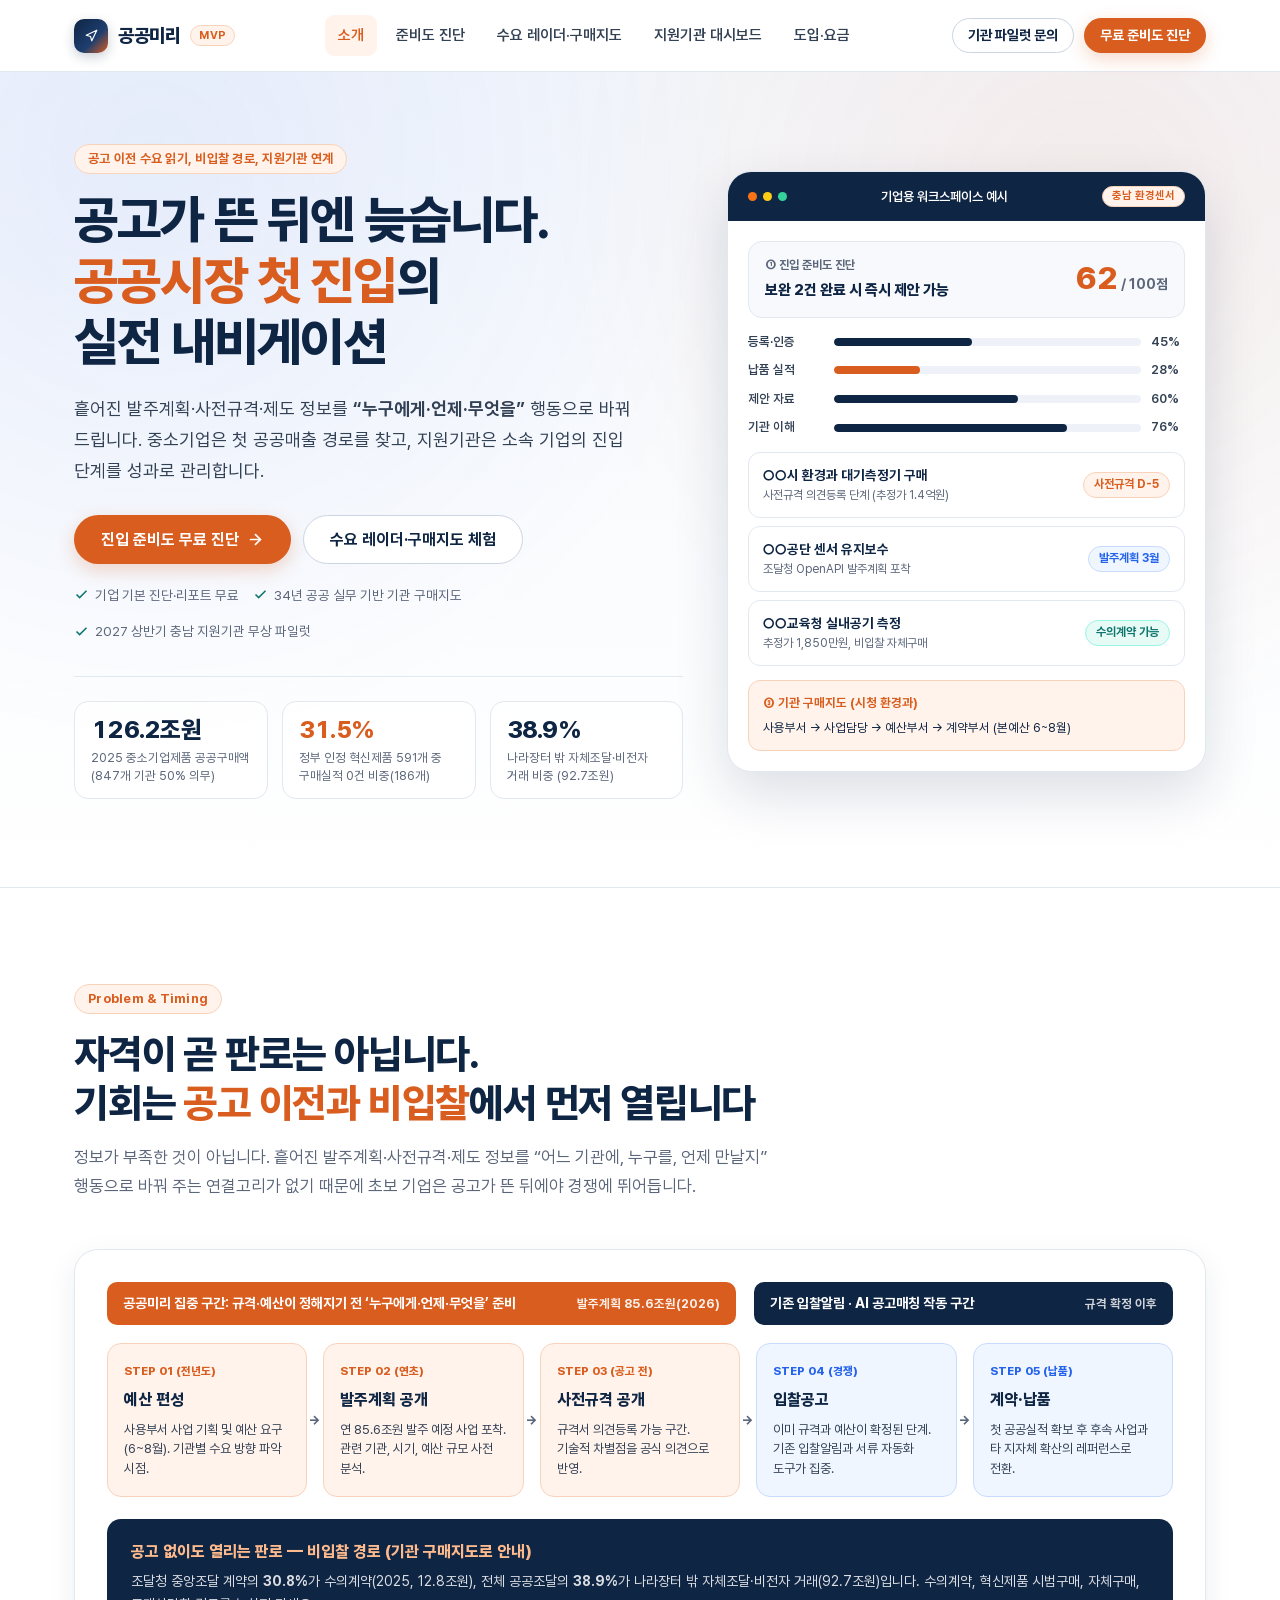
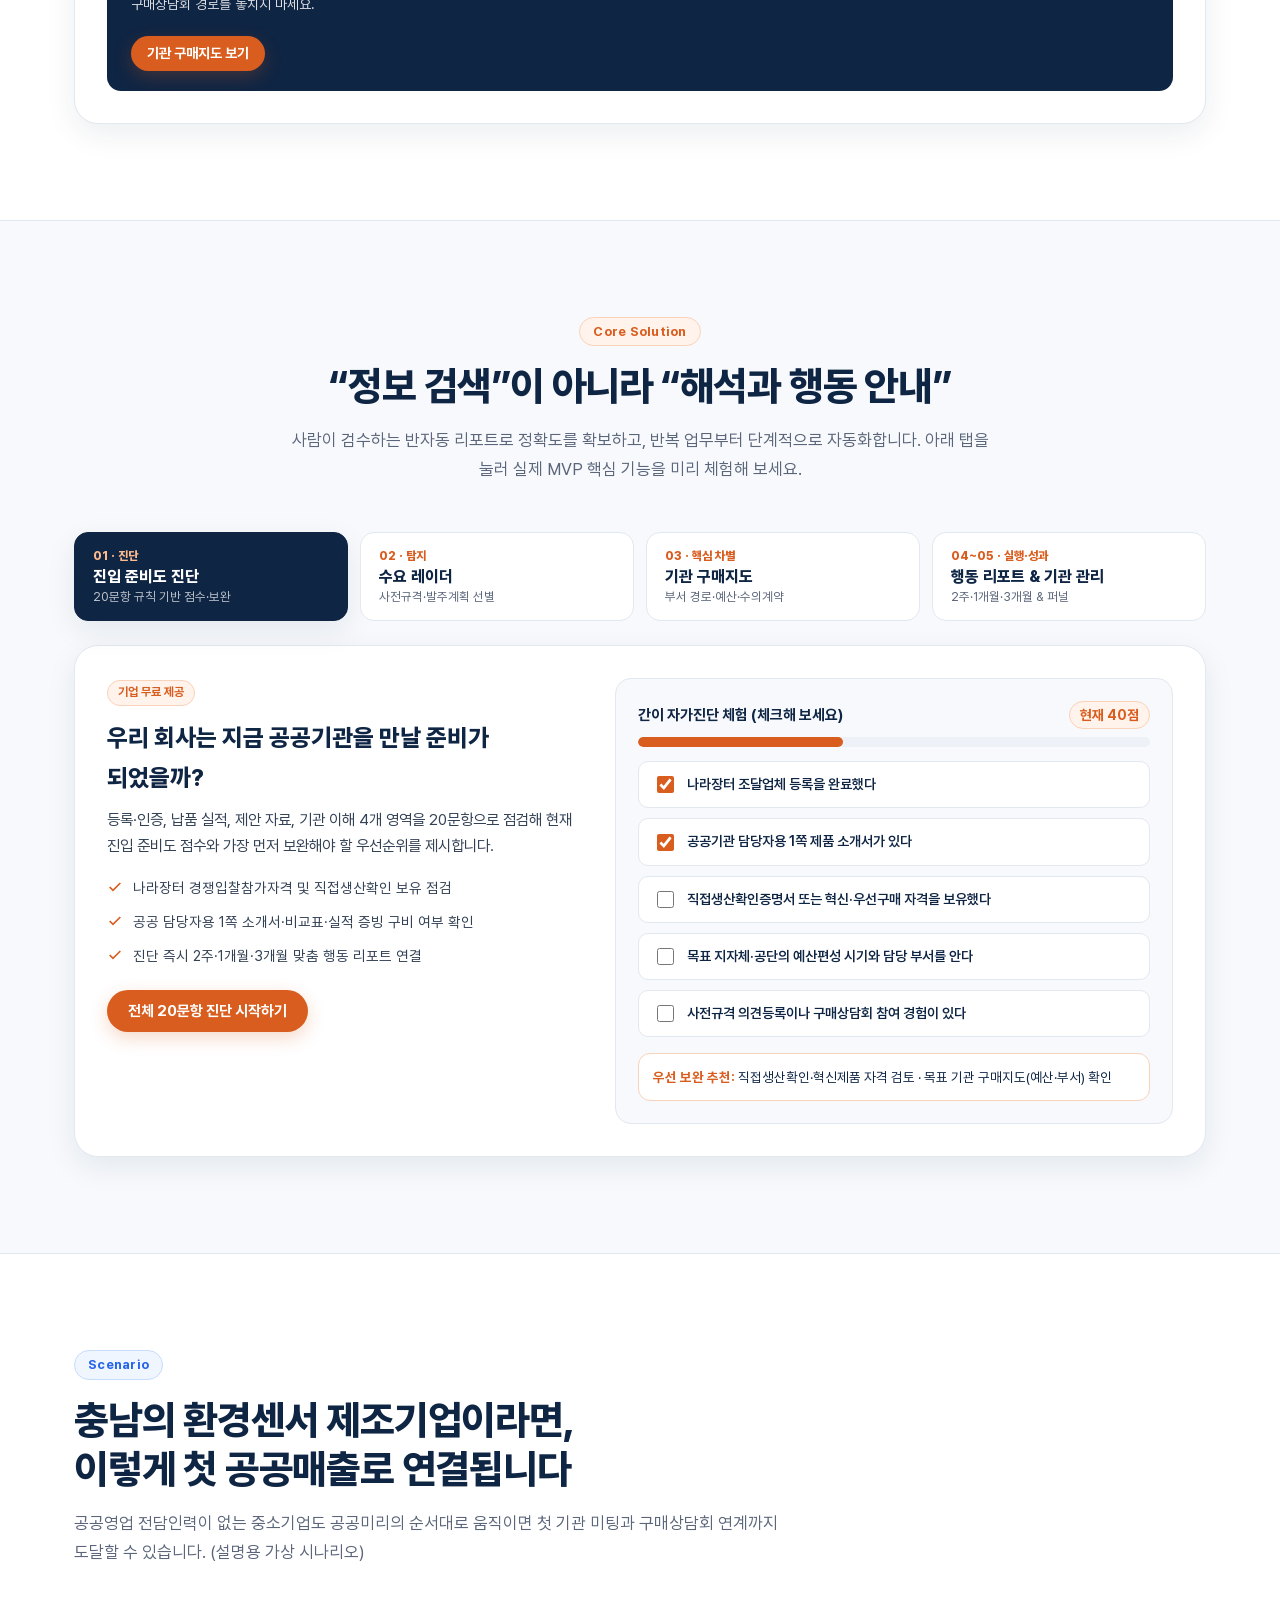
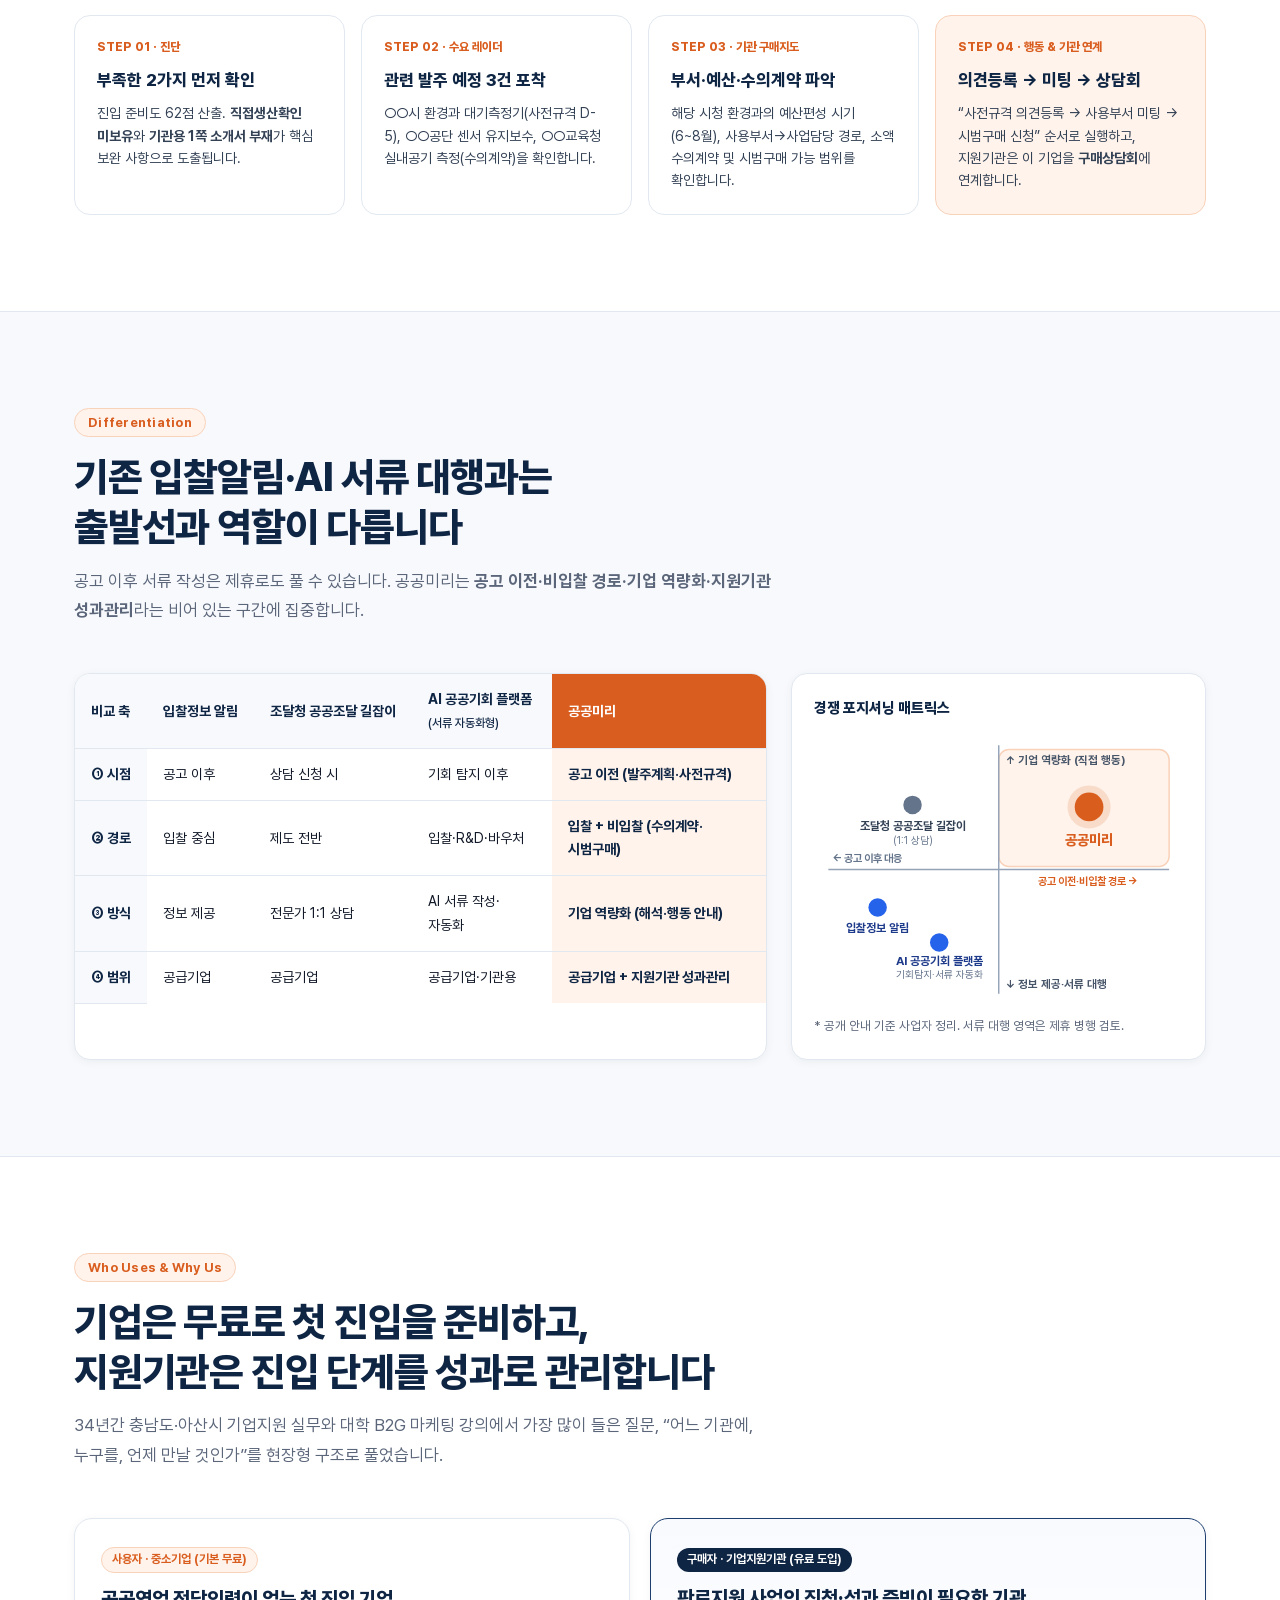
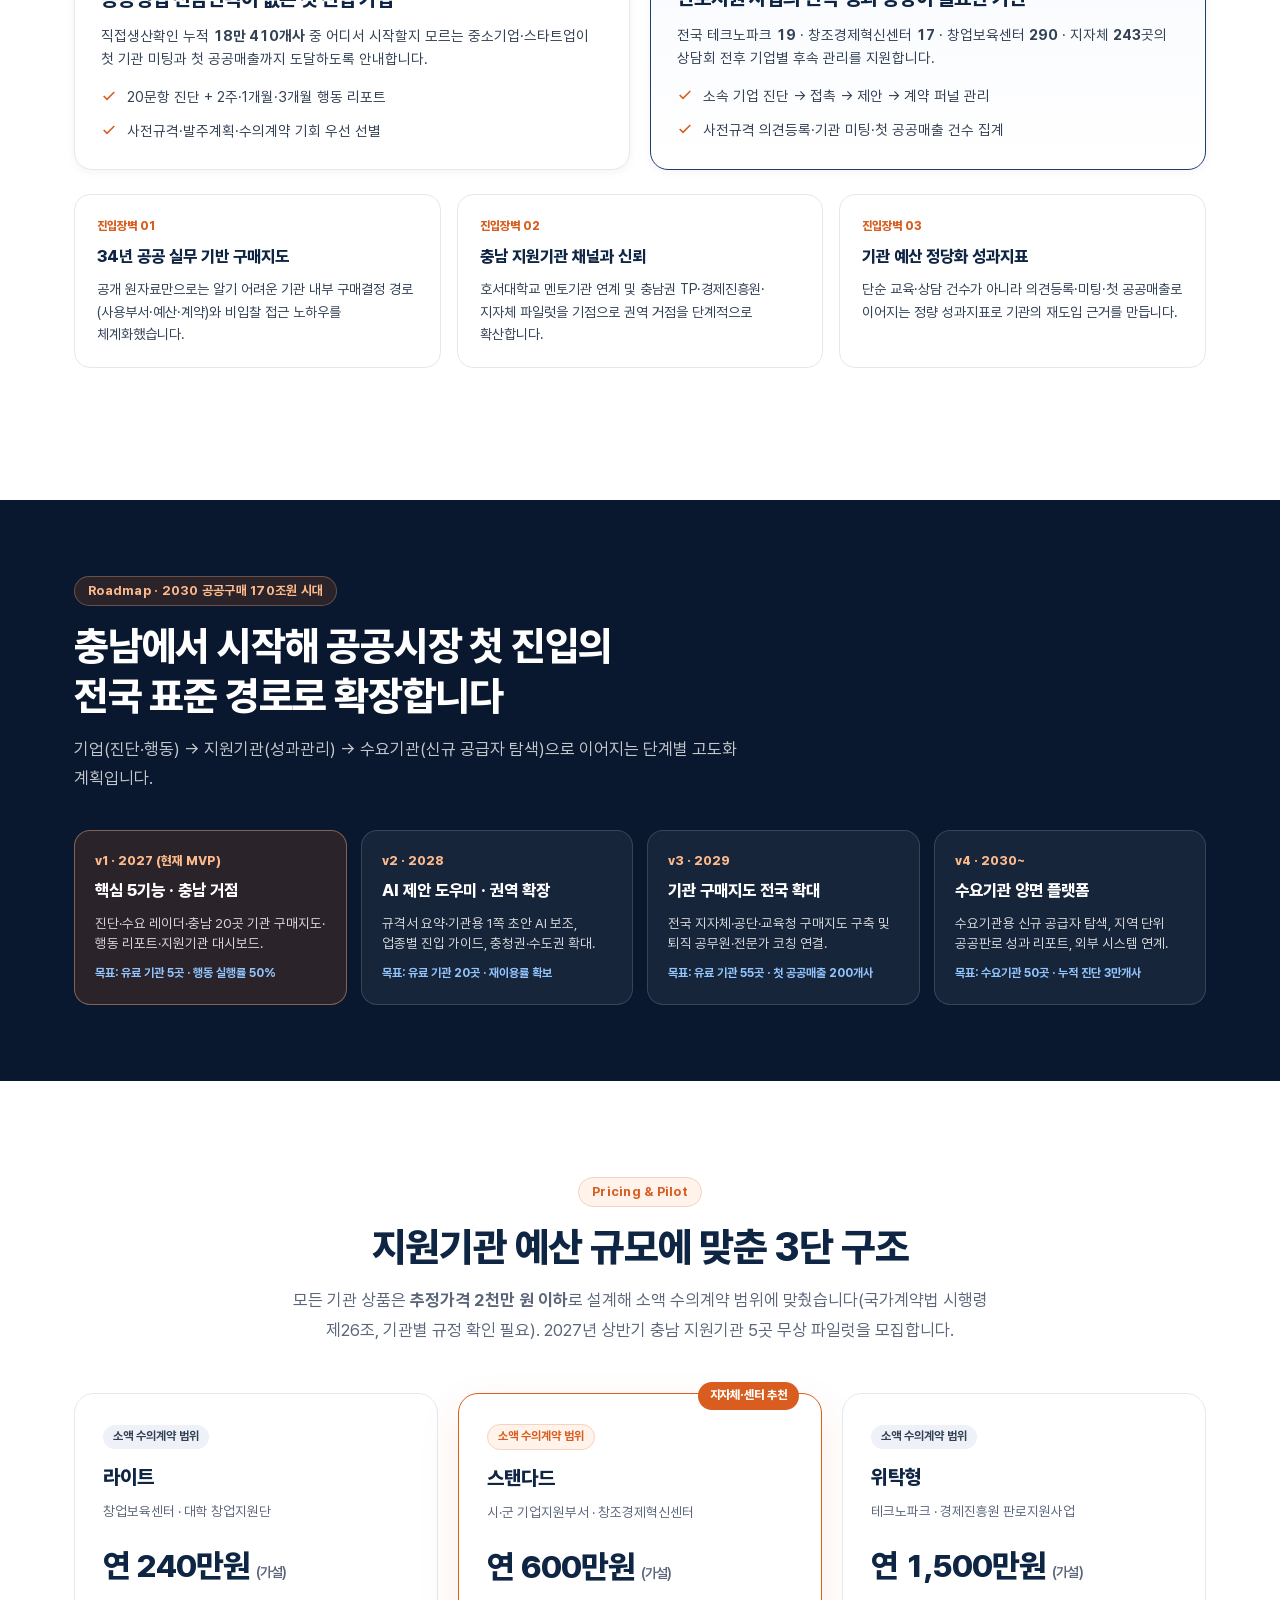
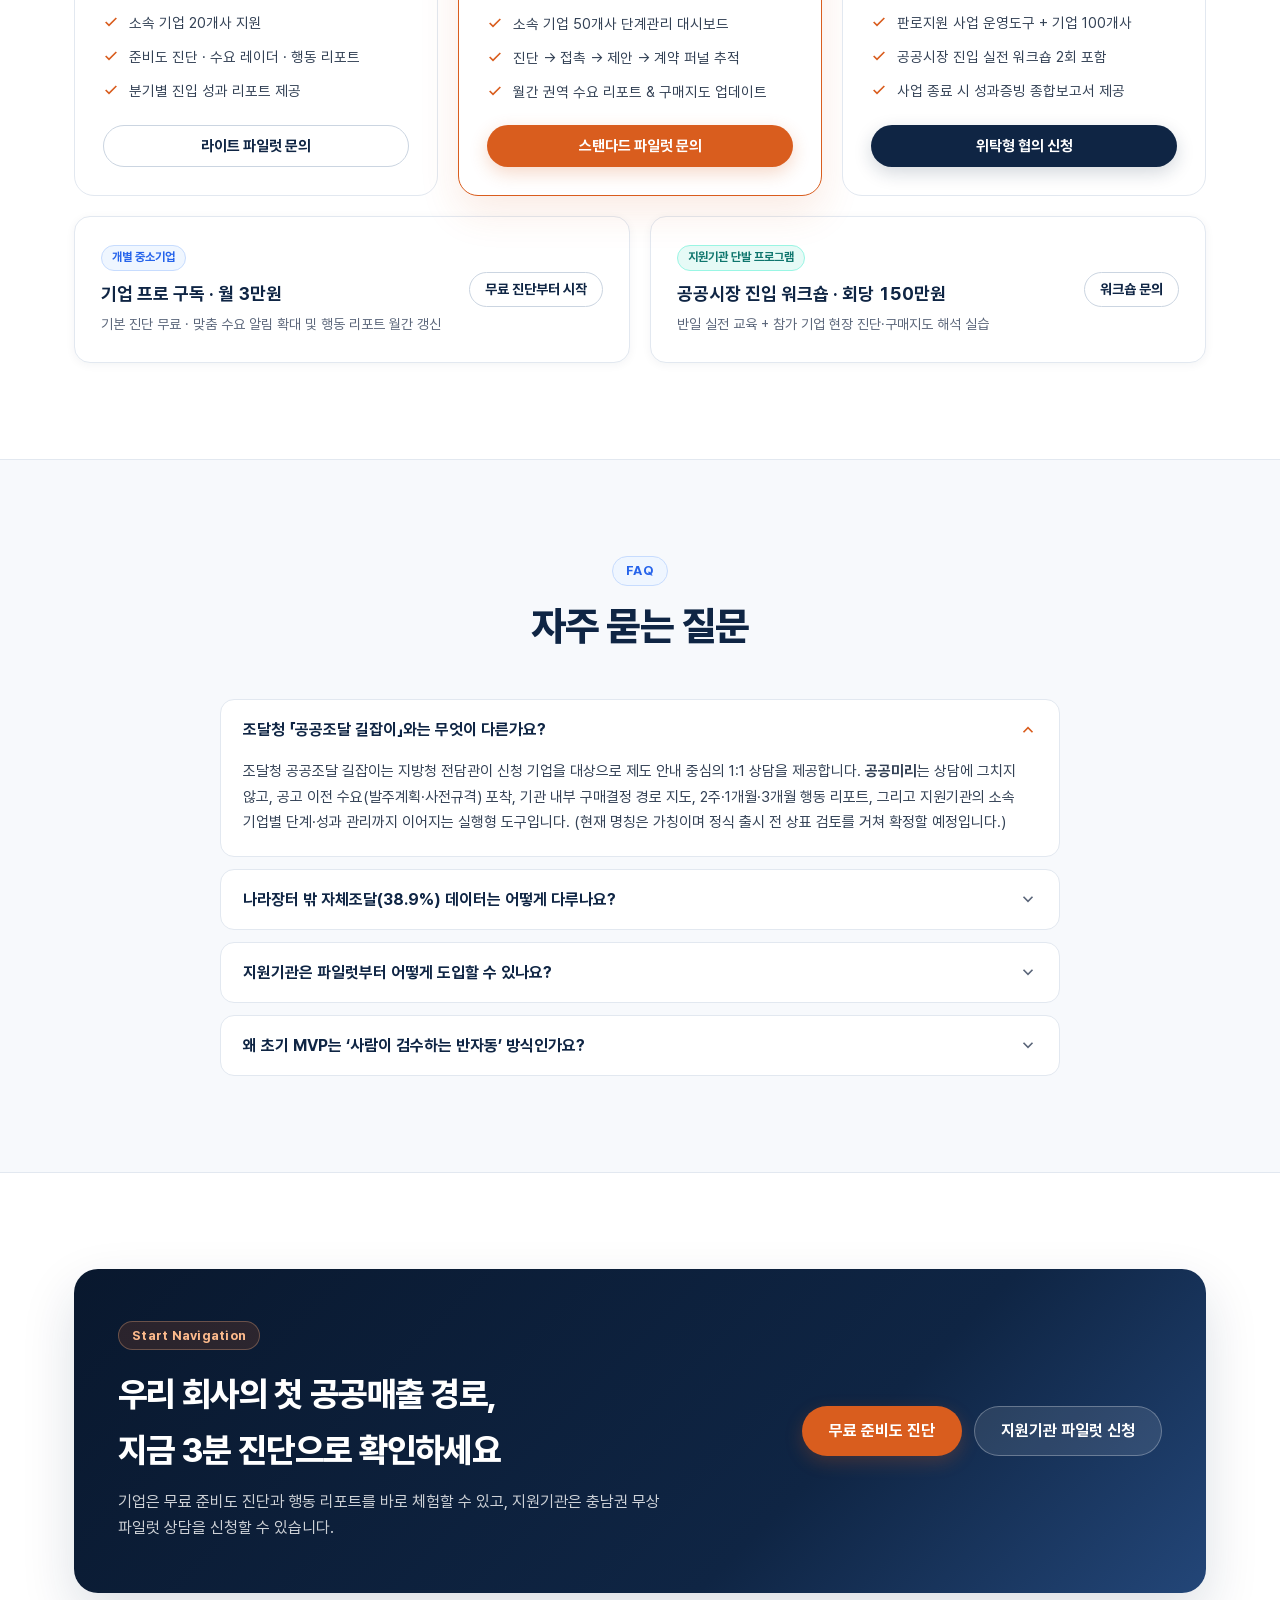
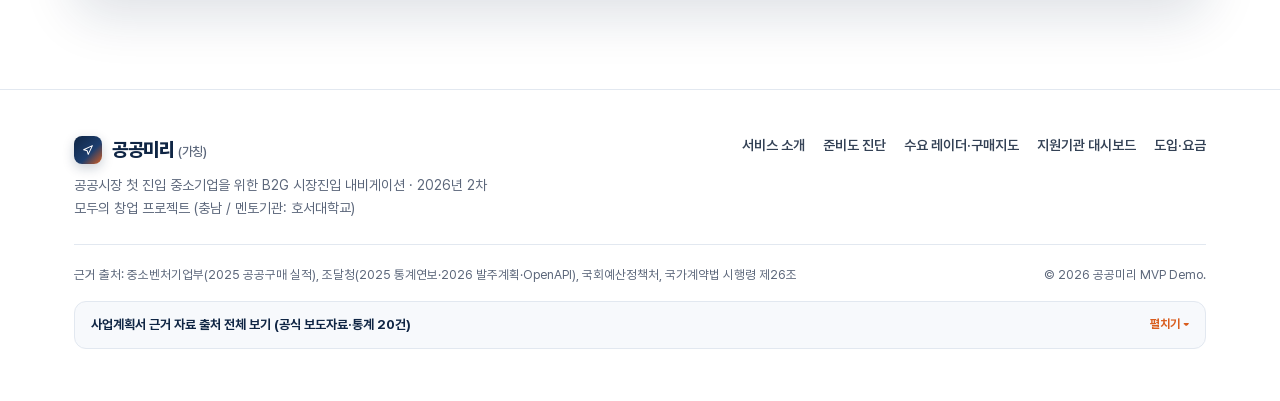
<file: index.html>
<!DOCTYPE html>
<html lang="ko">
<head>
  <meta charset="UTF-8" />
  <meta name="viewport" content="width=device-width, initial-scale=1.0" />
  <title>공공미리 — 공공시장 첫 진입 중소기업을 위한 B2G 내비게이션</title>
  <meta name="description" content="공고 이전 수요 읽기(발주계획·사전규격), 비입찰 경로(수의계약·시범구매) 기관 구매지도, 기업지원기관 단계·성과 관리까지 연결하는 B2G 시장진입 내비게이션, 공공미리(가칭)" />
  <meta name="keywords" content="공공미리, B2G, 공공조달, 공공시장 진입, 발주계획, 사전규격, 기관 구매지도, 수의계약, 혁신제품 시범구매, 중소기업 판로지원, 테크노파크, 창업보육센터" />
  <meta name="robots" content="index, follow" />
  <meta name="author" content="공공미리" />
  <meta name="theme-color" content="#0F2544" />
  <link rel="canonical" href="https://jaymunsh.github.io/modoo-demo/" />
  <link rel="icon" type="image/svg+xml" href="./assets/favicon.svg" />
  <meta property="og:type" content="website" />
  <meta property="og:locale" content="ko_KR" />
  <meta property="og:site_name" content="공공미리" />
  <meta property="og:url" content="https://jaymunsh.github.io/modoo-demo/" />
  <meta property="og:title" content="공공미리 — 공공시장 첫 진입 중소기업을 위한 B2G 내비게이션" />
  <meta property="og:description" content="공고가 뜬 뒤엔 늦습니다. 공고 이전 수요 읽기, 비입찰 기관 구매지도, 지원기관 성과관리까지." />
  <meta property="og:image" content="https://jaymunsh.github.io/modoo-demo/assets/og-image.png" />
  <meta property="og:image:width" content="1200" />
  <meta property="og:image:height" content="630" />
  <meta property="og:image:alt" content="공공미리 — 공공시장 첫 진입 B2G 내비게이션" />
  <meta name="twitter:card" content="summary_large_image" />
  <meta name="twitter:title" content="공공미리 — B2G 시장진입 내비게이션" />
  <meta name="twitter:description" content="공고 이전 수요 읽기, 비입찰 기관 구매지도, 기업지원기관 연계형 B2G 플랫폼" />
  <meta name="twitter:image" content="https://jaymunsh.github.io/modoo-demo/assets/og-image.png" />
  <link rel="stylesheet" href="./css/style.css" />
  <script type="application/ld+json">
  {
    "@context": "https://schema.org",
    "@type": "SoftwareApplication",
    "name": "공공미리",
    "url": "https://jaymunsh.github.io/modoo-demo/",
    "applicationCategory": "BusinessApplication",
    "operatingSystem": "Web",
    "inLanguage": "ko-KR",
    "description": "공공시장 첫 진입 중소기업을 위한 공고 이전 수요 읽기, 비입찰 기관 구매지도, 기업지원기관 연계형 B2G 시장진입 내비게이션",
    "offers": {
      "@type": "Offer",
      "price": "0",
      "priceCurrency": "KRW",
      "description": "중소기업 진입 준비도 기본 진단 무료, 지원기관 3단 플랜(연 240만~1,500만원)"
    }
  }
  </script>
  <script type="application/ld+json">
  {
    "@context": "https://schema.org",
    "@type": "FAQPage",
    "mainEntity": [
      {
        "@type": "Question",
        "name": "조달청 「공공조달 길잡이」와는 무엇이 다른가요?",
        "acceptedAnswer": {
          "@type": "Answer",
          "text": "조달청 공공조달 길잡이는 1:1 제도 상담 중심인 반면, 공공미리는 공고 이전 수요(발주계획·사전규격) 포착, 기관 구매지도, 2주·1개월·3개월 행동 리포트, 지원기관의 소속 기업 단계·성과 관리까지 이어지는 실행형 도구입니다."
        }
      },
      {
        "@type": "Question",
        "name": "나라장터 밖 자체조달(38.9%) 데이터는 어떻게 다루나요?",
        "acceptedAnswer": {
          "@type": "Answer",
          "text": "나라장터 OpenAPI로 수집되는 발주계획·사전규격은 출처와 기준일을 표시하고, 나라장터 밖 자체조달·수의계약·시범구매 영역은 기관 구매지도(사용부서·사업담당·예산편성 시기·수의계약 한도)로 접근 경로를 안내합니다."
        }
      },
      {
        "@type": "Question",
        "name": "지원기관은 파일럿부터 어떻게 도입할 수 있나요?",
        "acceptedAnswer": {
          "@type": "Answer",
          "text": "2027년 상반기 충남권 지원기관 5곳을 대상으로 무상 파일럿을 운영하며, 사전규격 의견등록·기관 미팅·첫 공공매출 건수 등 정량 성과 지표를 검증한 뒤 유료 전환 또는 차년도 예산 반영으로 이어갈 수 있습니다."
        }
      }
    ]
  }
  </script>
</head>
<body>
  <!-- Sticky Header -->
  <header class="site-header">
    <div class="wrap header-inner">
      <a href="./index.html" class="brand" aria-label="공공미리 홈">
        <span class="brand-mark" aria-hidden="true">
          <svg width="17" height="17" viewBox="0 0 24 24" fill="none" stroke="currentColor" stroke-width="1.65" stroke-linecap="round" stroke-linejoin="round">
            <path d="M4.5 11.6L19.5 4.5L12.4 19.5L10.6 13.4L4.5 11.6Z"></path>
          </svg>
        </span>
        <span>공공미리</span>
        <span class="brand-sub">MVP</span>
      </a>

      <nav class="nav-links" aria-label="주요 메뉴">
        <a href="./index.html" class="nav-link active">소개</a>
        <a href="./diagnosis.html" class="nav-link">준비도 진단</a>
        <a href="./radar.html" class="nav-link">수요 레이더·구매지도</a>
        <a href="./dashboard.html" class="nav-link">지원기관 대시보드</a>
        <a href="#pricing" class="nav-link">도입·요금</a>
      </nav>

      <div class="nav-actions">
        <button type="button" class="btn btn-outline btn-sm" data-open-modal="pilot" data-preset="기관 파일럿">기관 파일럿 문의</button>
        <a href="./diagnosis.html" class="btn btn-primary btn-sm">무료 준비도 진단</a>
      </div>

      <button type="button" id="menuToggle" class="menu-toggle" aria-label="메뉴 열기" aria-expanded="false">
        <svg width="20" height="20" viewBox="0 0 24 24" fill="none" stroke="currentColor" stroke-width="2.2" stroke-linecap="round">
          <line x1="3" y1="6" x2="21" y2="6"></line>
          <line x1="3" y1="12" x2="21" y2="12"></line>
          <line x1="3" y1="18" x2="21" y2="18"></line>
        </svg>
      </button>
    </div>
  </header>

  <!-- Mobile Drawer -->
  <div id="mobileDrawer" class="mobile-drawer">
    <a href="./index.html" class="nav-link active">소개</a>
    <a href="./diagnosis.html" class="nav-link">준비도 진단</a>
    <a href="./radar.html" class="nav-link">수요 레이더·구매지도</a>
    <a href="./dashboard.html" class="nav-link">지원기관 대시보드</a>
    <a href="#pricing" class="nav-link">도입·요금</a>
    <div class="mobile-drawer-cta">
      <button type="button" class="btn btn-outline btn-sm" data-open-modal="pilot" data-preset="기관 파일럿">파일럿 문의</button>
      <a href="./diagnosis.html" class="btn btn-primary btn-sm">무료 진단</a>
    </div>
  </div>

  <!-- Hero Section -->
  <section class="hero">
    <div class="wrap hero-grid">
      <div>
        <div class="eyebrow">
          <span>공고 이전 수요 읽기, 비입찰 경로, 지원기관 연계</span>
        </div>
        <h1>공고가 뜬 뒤엔 늦습니다.<br /><span class="hl">공공시장 첫 진입</span>의<br />실전 내비게이션</h1>
        <p class="hero-lead">
          흩어진 발주계획·사전규격·제도 정보를 <strong>“누구에게·언제·무엇을”</strong> 행동으로 바꿔 드립니다.
          중소기업은 첫 공공매출 경로를 찾고, 지원기관은 소속 기업의 진입 단계를 성과로 관리합니다.
        </p>

        <div class="hero-cta">
          <a href="./diagnosis.html" class="btn btn-primary btn-lg">
            <span>진입 준비도 무료 진단</span>
            <svg width="17" height="17" viewBox="0 0 24 24" fill="none" stroke="currentColor" stroke-width="2.4" stroke-linecap="round" stroke-linejoin="round"><line x1="5" y1="12" x2="19" y2="12"></line><polyline points="12 5 19 12 12 19"></polyline></svg>
          </a>
          <a href="./radar.html" class="btn btn-outline btn-lg">수요 레이더·구매지도 체험</a>
        </div>

        <div class="hero-note">
          <span>
            <svg width="15" height="15" viewBox="0 0 24 24" fill="none" stroke="#0F766E" stroke-width="2.5"><polyline points="20 6 9 17 4 12"></polyline></svg>
            기업 기본 진단·리포트 무료
          </span>
          <span>
            <svg width="15" height="15" viewBox="0 0 24 24" fill="none" stroke="#0F766E" stroke-width="2.5"><polyline points="20 6 9 17 4 12"></polyline></svg>
            34년 공공 실무 기반 기관 구매지도
          </span>
          <span>
            <svg width="15" height="15" viewBox="0 0 24 24" fill="none" stroke="#0F766E" stroke-width="2.5"><polyline points="20 6 9 17 4 12"></polyline></svg>
            2027 상반기 충남 지원기관 무상 파일럿
          </span>
        </div>

        <div class="hero-stats">
          <div class="hero-stat">
            <div class="hero-stat-val num">126.2조원</div>
            <div class="hero-stat-label">2025 중소기업제품 공공구매액<br />(847개 기관 50% 의무)</div>
          </div>
          <div class="hero-stat">
            <div class="hero-stat-val accent num">31.5%</div>
            <div class="hero-stat-label">정부 인정 혁신제품 591개 중<br />구매실적 0건 비중(186개)</div>
          </div>
          <div class="hero-stat">
            <div class="hero-stat-val num">38.9%</div>
            <div class="hero-stat-label">나라장터 밖 자체조달·비전자<br />거래 비중 (92.7조원)</div>
          </div>
        </div>
      </div>

      <!-- Live Product UI Preview -->
      <div class="hero-preview" aria-label="공공미리 서비스 미리보기">
        <div class="preview-topbar">
          <div class="preview-dots"><i></i><i></i><i></i></div>
          <span>기업용 워크스페이스 예시</span>
          <span class="badge badge-accent" style="padding:3px 9px;font-size:11px;">충남 환경센서</span>
        </div>
        <div class="preview-body">
          <div class="preview-score-row">
            <div>
              <div style="font-size:12px;font-weight:700;color:var(--muted);">① 진입 준비도 진단</div>
              <div style="font-size:15px;font-weight:800;color:var(--navy);margin-top:2px;">보완 2건 완료 시 즉시 제안 가능</div>
            </div>
            <div style="text-align:right;">
              <span class="preview-score-num num">62</span><span style="font-size:14px;font-weight:700;color:var(--muted);"> / 100점</span>
            </div>
          </div>

          <div class="preview-bars">
            <div class="mini-bar-row">
              <span>등록·인증</span>
              <div class="mini-track"><div class="mini-fill" style="width:45%;"></div></div>
              <span class="num">45%</span>
            </div>
            <div class="mini-bar-row">
              <span>납품 실적</span>
              <div class="mini-track"><div class="mini-fill accent" style="width:28%;"></div></div>
              <span class="num">28%</span>
            </div>
            <div class="mini-bar-row">
              <span>제안 자료</span>
              <div class="mini-track"><div class="mini-fill" style="width:60%;"></div></div>
              <span class="num">60%</span>
            </div>
            <div class="mini-bar-row">
              <span>기관 이해</span>
              <div class="mini-track"><div class="mini-fill" style="width:76%;"></div></div>
              <span class="num">76%</span>
            </div>
          </div>

          <div class="preview-radar-list">
            <a href="./radar.html" class="preview-radar-item">
              <div>
                <div class="preview-radar-title">○○시 환경과 대기측정기 구매</div>
                <div class="preview-radar-sub">사전규격 의견등록 단계 (추정가 1.4억원)</div>
              </div>
              <span class="badge badge-accent num">사전규격 D-5</span>
            </a>
            <a href="./radar.html" class="preview-radar-item">
              <div>
                <div class="preview-radar-title">○○공단 센서 유지보수</div>
                <div class="preview-radar-sub">조달청 OpenAPI 발주계획 포착</div>
              </div>
              <span class="badge badge-blue">발주계획 3월</span>
            </a>
            <a href="./radar.html" class="preview-radar-item">
              <div>
                <div class="preview-radar-title">○○교육청 실내공기 측정</div>
                <div class="preview-radar-sub">추정가 1,850만원, 비입찰 자체구매</div>
              </div>
              <span class="badge badge-teal">수의계약 가능</span>
            </a>
          </div>

          <div class="preview-map-strip">
            <strong>③ 기관 구매지도 (시청 환경과)</strong>
            사용부서 → 사업담당 → 예산부서 → 계약부서 (본예산 6~8월)
          </div>
        </div>
      </div>
    </div>
  </section>

  <!-- Problem & Timing Section -->
  <section id="problem" class="section">
    <div class="wrap">
      <div class="sec-head">
        <div class="eyebrow">Problem &amp; Timing</div>
        <h2 class="sec-title">자격이 곧 판로는 아닙니다.<br />기회는 <span style="color:var(--accent);">공고 이전과 비입찰</span>에서 먼저 열립니다</h2>
        <p class="sec-lead">
          정보가 부족한 것이 아닙니다. 흩어진 발주계획·사전규격·제도 정보를 “어느 기관에, 누구를, 언제 만날지”
          행동으로 바꿔 주는 연결고리가 없기 때문에 초보 기업은 공고가 뜬 뒤에야 경쟁에 뛰어듭니다.
        </p>
      </div>

      <div class="timeline-card">
        <div class="zone-bars">
          <div class="zone-bar pre">
            <span>공공미리 집중 구간: 규격·예산이 정해지기 전 ‘누구에게·언제·무엇을’ 준비</span>
            <span class="num" style="opacity:.9;font-size:12.5px;">발주계획 85.6조원(2026)</span>
          </div>
          <div class="zone-bar post">
            <span>기존 입찰알림 · AI 공고매칭 작동 구간</span>
            <span style="opacity:.8;font-size:12.5px;">규격 확정 이후</span>
          </div>
        </div>

        <div class="timeline-steps">
          <div class="t-step pre">
            <div class="t-step-num">STEP 01 (전년도)</div>
            <h4>예산 편성</h4>
            <p>사용부서 사업 기획 및 예산 요구(6~8월). 기관별 수요 방향 파악 시점.</p>
          </div>
          <div class="t-step pre">
            <div class="t-step-num">STEP 02 (연초)</div>
            <h4>발주계획 공개</h4>
            <p>연 85.6조원 발주 예정 사업 포착. 관련 기관, 시기, 예산 규모 사전 분석.</p>
          </div>
          <div class="t-step pre">
            <div class="t-step-num">STEP 03 (공고 전)</div>
            <h4>사전규격 공개</h4>
            <p>규격서 의견등록 가능 구간. 기술적 차별점을 공식 의견으로 반영.</p>
          </div>
          <div class="t-step post">
            <div class="t-step-num">STEP 04 (경쟁)</div>
            <h4>입찰공고</h4>
            <p>이미 규격과 예산이 확정된 단계. 기존 입찰알림과 서류 자동화 도구가 집중.</p>
          </div>
          <div class="t-step post">
            <div class="t-step-num">STEP 05 (납품)</div>
            <h4>계약·납품</h4>
            <p>첫 공공실적 확보 후 후속 사업과 타 지자체 확산의 레퍼런스로 전환.</p>
          </div>
        </div>

        <div class="nonbid-banner">
          <div>
            <h4>공고 없이도 열리는 판로 — 비입찰 경로 (기관 구매지도로 안내)</h4>
            <p>
              조달청 중앙조달 계약의 <strong class="num">30.8%</strong>가 수의계약(2025, 12.8조원), 전체 공공조달의 <strong class="num">38.9%</strong>가 나라장터 밖 자체조달·비전자 거래(92.7조원)입니다.
              수의계약, 혁신제품 시범구매, 자체구매, 구매상담회 경로를 놓치지 마세요.
            </p>
          </div>
          <a href="./radar.html#map-section" class="btn btn-primary btn-sm">기관 구매지도 보기</a>
        </div>
      </div>
    </div>
  </section>

  <!-- Interactive 5-Step Product Showcase -->
  <section id="features" class="section section-surface">
    <div class="wrap">
      <div class="sec-head center">
        <div class="eyebrow">Core Solution</div>
        <h2 class="sec-title">“정보 검색”이 아니라 “해석과 행동 안내”</h2>
        <p class="sec-lead">
          사람이 검수하는 반자동 리포트로 정확도를 확보하고, 반복 업무부터 단계적으로 자동화합니다.
          아래 탭을 눌러 실제 MVP 핵심 기능을 미리 체험해 보세요.
        </p>
      </div>

      <div class="showcase-tabs" role="tablist">
        <button type="button" class="showcase-tab active" data-tab="diag" role="tab" aria-selected="true">
          <div class="showcase-tab-num">01 · 진단</div>
          <div class="showcase-tab-title">진입 준비도 진단</div>
          <div class="showcase-tab-sub">20문항 규칙 기반 점수·보완</div>
        </button>
        <button type="button" class="showcase-tab" data-tab="radar" role="tab" aria-selected="false">
          <div class="showcase-tab-num">02 · 탐지</div>
          <div class="showcase-tab-title">수요 레이더</div>
          <div class="showcase-tab-sub">사전규격·발주계획 선별</div>
        </button>
        <button type="button" class="showcase-tab" data-tab="map" role="tab" aria-selected="false">
          <div class="showcase-tab-num">03 · 핵심 차별</div>
          <div class="showcase-tab-title">기관 구매지도</div>
          <div class="showcase-tab-sub">부서 경로·예산·수의계약</div>
        </button>
        <button type="button" class="showcase-tab" data-tab="agency" role="tab" aria-selected="false">
          <div class="showcase-tab-num">04~05 · 실행·성과</div>
          <div class="showcase-tab-title">행동 리포트 &amp; 기관 관리</div>
          <div class="showcase-tab-sub">2주·1개월·3개월 &amp; 퍼널</div>
        </button>
      </div>

      <!-- Tab 1: Mini Diagnosis -->
      <div class="showcase-panel active" data-panel="diag">
        <div class="showcase-info">
          <span class="badge badge-accent" style="margin-bottom:12px;">기업 무료 제공</span>
          <h3>우리 회사는 지금 공공기관을 만날 준비가 되었을까?</h3>
          <p>
            등록·인증, 납품 실적, 제안 자료, 기관 이해 4개 영역을 20문항으로 점검해
            현재 진입 준비도 점수와 가장 먼저 보완해야 할 우선순위를 제시합니다.
          </p>
          <ul class="check-list">
            <li><svg width="16" height="16" viewBox="0 0 24 24" fill="none" stroke="currentColor" stroke-width="2.5"><polyline points="20 6 9 17 4 12"></polyline></svg>나라장터 경쟁입찰참가자격 및 직접생산확인 보유 점검</li>
            <li><svg width="16" height="16" viewBox="0 0 24 24" fill="none" stroke="currentColor" stroke-width="2.5"><polyline points="20 6 9 17 4 12"></polyline></svg>공공 담당자용 1쪽 소개서·비교표·실적 증빙 구비 여부 확인</li>
            <li><svg width="16" height="16" viewBox="0 0 24 24" fill="none" stroke="currentColor" stroke-width="2.5"><polyline points="20 6 9 17 4 12"></polyline></svg>진단 즉시 2주·1개월·3개월 맞춤 행동 리포트 연결</li>
          </ul>
          <a href="./diagnosis.html" class="btn btn-primary">전체 20문항 진단 시작하기</a>
        </div>

        <div class="showcase-demo">
          <div style="display:flex;justify-content:space-between;align-items:center;margin-bottom:8px;">
            <strong style="color:var(--navy);font-size:15px;">간이 자가진단 체험 (체크해 보세요)</strong>
            <span id="miniScoreBadge" class="badge badge-accent num" style="font-size:14px;">현재 40점</span>
          </div>
          <div class="mini-track" style="height:10px;margin-bottom:12px;">
            <div id="miniScoreBar" class="mini-fill accent" style="width:40%;transition:width .25s ease;"></div>
          </div>
          <div class="mini-q-list">
            <label class="mini-q-item"><input type="checkbox" class="mini-q" value="20" checked /> 나라장터 조달업체 등록을 완료했다</label>
            <label class="mini-q-item"><input type="checkbox" class="mini-q" value="20" checked /> 공공기관 담당자용 1쪽 제품 소개서가 있다</label>
            <label class="mini-q-item"><input type="checkbox" class="mini-q" value="20" /> 직접생산확인증명서 또는 혁신·우선구매 자격을 보유했다</label>
            <label class="mini-q-item"><input type="checkbox" class="mini-q" value="20" /> 목표 지자체·공단의 예산편성 시기와 담당 부서를 안다</label>
            <label class="mini-q-item"><input type="checkbox" class="mini-q" value="20" /> 사전규격 의견등록이나 구매상담회 참여 경험이 있다</label>
          </div>
          <div id="miniGapBox" style="background:#fff;border:1px solid var(--accent-line);border-radius:12px;padding:12px 14px;font-size:13.5px;color:var(--navy);">
            <strong style="color:var(--accent);">우선 보완 추천:</strong> 직접생산확인 신청 검토 · 목표 기관 구매지도 확인
          </div>
        </div>
      </div>

      <!-- Tab 2: Demand Radar -->
      <div class="showcase-panel" data-panel="radar">
        <div class="showcase-info">
          <span class="badge badge-blue" style="margin-bottom:12px;">조달청 OpenAPI + 실무 검수</span>
          <h3>원자료 더미가 아닌, 지금 움직여야 할 수요만 선별</h3>
          <p>
            조달청 발주계획·사전규격 OpenAPI를 주 1회 수집하고, 키워드 매칭 후 실무 전문가가
            우리 기업과 실제 관련 있는 사업·기관·대응 시점만 추려냅니다.
          </p>
          <ul class="check-list">
            <li><svg width="16" height="16" viewBox="0 0 24 24" fill="none" stroke="currentColor" stroke-width="2.5"><polyline points="20 6 9 17 4 12"></polyline></svg>사전규격 의견등록 마감 D-Day 우선 알림</li>
            <li><svg width="16" height="16" viewBox="0 0 24 24" fill="none" stroke="currentColor" stroke-width="2.5"><polyline points="20 6 9 17 4 12"></polyline></svg>연초 발주계획 기반 2~3개월 전 사전 접촉 타이밍 포착</li>
            <li><svg width="16" height="16" viewBox="0 0 24 24" fill="none" stroke="currentColor" stroke-width="2.5"><polyline points="20 6 9 17 4 12"></polyline></svg>추정가 2천만 원 이하 등 수의계약 가능 건 별도 표기</li>
          </ul>
          <a href="./radar.html" class="btn btn-navy">수요 레이더 전체 탐색기 열기</a>
        </div>

        <div class="showcase-demo">
          <div style="font-size:14px;font-weight:700;color:var(--navy);margin-bottom:12px;">충남권 환경·센서 키워드 선별 예시 (3건)</div>
          <div class="preview-radar-list">
            <div class="preview-radar-item">
              <div>
                <div class="preview-radar-title">○○시 환경과 · 대기측정기 구매</div>
                <div class="preview-radar-sub">의견등록 가능 · 규격서 기술 제안 추천</div>
              </div>
              <span class="badge badge-accent num">사전규격 D-5</span>
            </div>
            <div class="preview-radar-item">
              <div>
                <div class="preview-radar-title">○○공단 · IoT 센서 유지보수</div>
                <div class="preview-radar-sub">3월 발주 예정 · 사용부서 사전 미팅 권장</div>
              </div>
              <span class="badge badge-blue">발주계획 3월</span>
            </div>
            <div class="preview-radar-item">
              <div>
                <div class="preview-radar-title">○○교육청 · 학교 실내공기 측정</div>
                <div class="preview-radar-sub">추정가 1,850만원 · 소액 수의계약 범위</div>
              </div>
              <span class="badge badge-teal">수의계약 가능</span>
            </div>
          </div>
        </div>
      </div>

      <!-- Tab 3: Agency Procurement Map -->
      <div class="showcase-panel" data-panel="map">
        <div class="showcase-info">
          <span class="badge badge-accent" style="margin-bottom:12px;">핵심 차별 기능</span>
          <h3>나라장터 밖 38.9%를 여는 ‘기관 구매지도’</h3>
          <p>
            34년간 충남도·아산시 기업지원 실무에서 축적한 공공 의사결정 구조 지식을 지도로 정리했습니다.
            충남 주요 기관 20곳부터 시작해 기관 유형별 전국으로 확대합니다.
          </p>
          <ul class="check-list">
            <li><svg width="16" height="16" viewBox="0 0 24 24" fill="none" stroke="currentColor" stroke-width="2.5"><polyline points="20 6 9 17 4 12"></polyline></svg>구매결정 경로: 사용부서 → 사업담당 → 예산부서 → 계약부서</li>
            <li><svg width="16" height="16" viewBox="0 0 24 24" fill="none" stroke="currentColor" stroke-width="2.5"><polyline points="20 6 9 17 4 12"></polyline></svg>기관별 예산편성 시기(6~8월)와 추경·시범구매 신청 일정</li>
            <li><svg width="16" height="16" viewBox="0 0 24 24" fill="none" stroke="currentColor" stroke-width="2.5"><polyline points="20 6 9 17 4 12"></polyline></svg>국가계약법 시행령 제26조 기준 수의계약 가능 한도 안내</li>
          </ul>
          <a href="./radar.html#map-section" class="btn btn-primary">기관 구매지도 자세히 보기</a>
        </div>

        <div class="showcase-demo">
          <div style="font-size:14px;font-weight:700;color:var(--navy);margin-bottom:12px;">시청 환경과 구매결정 경로 예시</div>
          <div class="map-mini-steps">
            <div style="background:#fff;border:1.5px solid var(--accent);border-radius:10px;padding:10px;text-align:center;">
              <div style="font-size:11px;font-weight:800;color:var(--accent);">1단계 (접촉)</div>
              <div style="font-size:13.5px;font-weight:800;color:var(--navy);margin-top:3px;">사용부서</div>
            </div>
            <div style="background:#fff;border:1px solid var(--line);border-radius:10px;padding:10px;text-align:center;">
              <div style="font-size:11px;font-weight:700;color:var(--muted);">2단계 (규격)</div>
              <div style="font-size:13.5px;font-weight:800;color:var(--navy);margin-top:3px;">사업담당</div>
            </div>
            <div style="background:#fff;border:1px solid var(--line);border-radius:10px;padding:10px;text-align:center;">
              <div style="font-size:11px;font-weight:700;color:var(--muted);">3단계 (6~8월)</div>
              <div style="font-size:13.5px;font-weight:800;color:var(--navy);margin-top:3px;">예산부서</div>
            </div>
            <div style="background:#fff;border:1px solid var(--line);border-radius:10px;padding:10px;text-align:center;">
              <div style="font-size:11px;font-weight:700;color:var(--muted);">4단계 (집행)</div>
              <div style="font-size:13.5px;font-weight:800;color:var(--navy);margin-top:3px;">계약부서</div>
            </div>
          </div>
          <div style="background:#fff;border:1px solid var(--line);border-radius:12px;padding:14px;font-size:13.5px;color:var(--ink-2);line-height:1.65;">
            <div><strong>예산편성 시기:</strong> 전년도 6~8월 본예산 요구 · 2~3월 추경 검토</div>
            <div><strong>비입찰 경로:</strong> 추정가 2천만 원 이하 소액 수의계약 / 혁신제품 시범구매</div>
            <div><strong>접촉 팁:</strong> 계약부서가 아닌 <u>사용부서(환경과)</u>에 1쪽 문제해결 제안서 먼저 전달</div>
          </div>
        </div>
      </div>

      <!-- Tab 4: Action Report & Agency Dashboard -->
      <div class="showcase-panel" data-panel="agency">
        <div class="showcase-info">
          <span class="badge badge-navy" style="margin-bottom:12px;">기업 행동 리포트 + 지원기관 유료 관리</span>
          <h3>기업은 실행하고, 지원기관은 성과로 증빙합니다</h3>
          <p>
            테크노파크(19)·창조경제혁신센터(17)·창업보육센터(290)·지자체(243)가 판로지원 사업 이후
            소속 기업별 진척과 첫 공공매출 성과를 한눈에 관리할 수 있습니다.
          </p>
          <ul class="check-list">
            <li><svg width="16" height="16" viewBox="0 0 24 24" fill="none" stroke="currentColor" stroke-width="2.5"><polyline points="20 6 9 17 4 12"></polyline></svg>기업별 2주·1개월·3개월 실행 체크리스트 PDF 리포트</li>
            <li><svg width="16" height="16" viewBox="0 0 24 24" fill="none" stroke="currentColor" stroke-width="2.5"><polyline points="20 6 9 17 4 12"></polyline></svg>지원기관 소속 기업 퍼널: 진단 → 접촉 → 제안 → 계약</li>
            <li><svg width="16" height="16" viewBox="0 0 24 24" fill="none" stroke="currentColor" stroke-width="2.5"><polyline points="20 6 9 17 4 12"></polyline></svg>사전규격 의견등록·기관 미팅·첫 공공매출 건수 자동 집계</li>
          </ul>
          <a href="./dashboard.html" class="btn btn-navy">지원기관 대시보드 체험하기</a>
        </div>

        <div class="showcase-demo">
          <div style="font-size:14px;font-weight:700;color:var(--navy);margin-bottom:14px;">지원기관 단계관리 퍼널 예시 (소속 60개사 중)</div>
          <div style="display:grid;grid-template-columns:repeat(4,1fr);gap:12px;align-items:end;height:145px;padding:10px 6px 0;">
            <div style="text-align:center;">
              <div class="num" style="font-weight:800;color:var(--navy);margin-bottom:4px;">38</div>
              <div style="height:100px;background:var(--navy);border-radius:8px 8px 4px 4px;"></div>
              <div style="font-size:12.5px;font-weight:700;margin-top:6px;">진단</div>
            </div>
            <div style="text-align:center;">
              <div class="num" style="font-weight:800;color:var(--navy);margin-bottom:4px;">14</div>
              <div style="height:56px;background:var(--navy-mid);border-radius:8px 8px 4px 4px;"></div>
              <div style="font-size:12.5px;font-weight:700;margin-top:6px;">접촉</div>
            </div>
            <div style="text-align:center;">
              <div class="num" style="font-weight:800;color:var(--blue);margin-bottom:4px;">6</div>
              <div style="height:30px;background:var(--blue);border-radius:8px 8px 4px 4px;"></div>
              <div style="font-size:12.5px;font-weight:700;margin-top:6px;">제안</div>
            </div>
            <div style="text-align:center;">
              <div class="num" style="font-weight:800;color:var(--accent);margin-bottom:4px;">2</div>
              <div style="height:14px;background:var(--accent);border-radius:8px 8px 4px 4px;"></div>
              <div style="font-size:12.5px;font-weight:700;margin-top:6px;">계약</div>
            </div>
          </div>
          <div style="margin-top:14px;background:#fff;border:1px solid var(--line);border-radius:10px;padding:10px 14px;font-size:13px;color:var(--ink-2);text-align:center;">
            이번 달 성과: <strong>사전규격 의견등록 5건 · 기관 미팅 9건 · 첫 공공매출 2개사</strong>
          </div>
        </div>
      </div>
    </div>
  </section>

  <!-- Use-case Scenario -->
  <section class="section">
    <div class="wrap">
      <div class="sec-head">
        <div class="eyebrow eyebrow-blue">Scenario</div>
        <h2 class="sec-title">충남의 환경센서 제조기업이라면,<br />이렇게 첫 공공매출로 연결됩니다</h2>
        <p class="sec-lead">공공영업 전담인력이 없는 중소기업도 공공미리의 순서대로 움직이면 첫 기관 미팅과 구매상담회 연계까지 도달할 수 있습니다. (설명용 가상 시나리오)</p>
      </div>

      <div class="scenario-grid">
        <div class="scenario-step">
          <div class="scenario-step-tag">STEP 01 · 진단</div>
          <h4>부족한 2가지 먼저 확인</h4>
          <p>진입 준비도 62점 산출. <strong>직접생산확인 미보유</strong>와 <strong>기관용 1쪽 소개서 부재</strong>가 핵심 보완 사항으로 도출됩니다.</p>
        </div>
        <div class="scenario-step">
          <div class="scenario-step-tag">STEP 02 · 수요 레이더</div>
          <h4>관련 발주 예정 3건 포착</h4>
          <p>○○시 환경과 대기측정기(사전규격 D-5), ○○공단 센서 유지보수, ○○교육청 실내공기 측정(수의계약)을 확인합니다.</p>
        </div>
        <div class="scenario-step">
          <div class="scenario-step-tag">STEP 03 · 기관 구매지도</div>
          <h4>부서·예산·수의계약 파악</h4>
          <p>해당 시청 환경과의 예산편성 시기(6~8월), 사용부서→사업담당 경로, 소액 수의계약 및 시범구매 가능 범위를 확인합니다.</p>
        </div>
        <div class="scenario-step" style="border-color:var(--accent-line);background:var(--accent-soft);">
          <div class="scenario-step-tag">STEP 04 · 행동 &amp; 기관 연계</div>
          <h4>의견등록 → 미팅 → 상담회</h4>
          <p>“사전규격 의견등록 → 사용부서 미팅 → 시범구매 신청” 순서로 실행하고, 지원기관은 이 기업을 <strong>구매상담회</strong>에 연계합니다.</p>
        </div>
      </div>
    </div>
  </section>

  <!-- Competitive Positioning -->
  <section id="compare" class="section section-surface">
    <div class="wrap">
      <div class="sec-head">
        <div class="eyebrow">Differentiation</div>
        <h2 class="sec-title">기존 입찰알림·AI 서류 대행과는<br />출발선과 역할이 다릅니다</h2>
        <p class="sec-lead">
          공고 이후 서류 작성은 제휴로도 풀 수 있습니다. 공공미리는 <strong>공고 이전·비입찰 경로·기업 역량화·지원기관 성과관리</strong>라는 비어 있는 구간에 집중합니다.
        </p>
      </div>

      <div class="compare-layout">
        <div class="table-wrap">
          <table class="data-table">
            <thead>
              <tr>
                <th>비교 축</th>
                <th>입찰정보 알림</th>
                <th>조달청 공공조달 길잡이</th>
                <th>AI 공공기회 플랫폼<br /><span style="font-weight:500;font-size:12px;">(서류 자동화형)</span></th>
                <th class="col-hl">공공미리</th>
              </tr>
            </thead>
            <tbody>
              <tr>
                <th>① 시점</th>
                <td>공고 이후</td>
                <td>상담 신청 시</td>
                <td>기회 탐지 이후</td>
                <td class="col-hl">공고 이전 (발주계획·사전규격)</td>
              </tr>
              <tr>
                <th>② 경로</th>
                <td>입찰 중심</td>
                <td>제도 전반</td>
                <td>입찰·R&amp;D·바우처</td>
                <td class="col-hl">입찰 + 비입찰 (수의계약·시범구매)</td>
              </tr>
              <tr>
                <th>③ 방식</th>
                <td>정보 제공</td>
                <td>전문가 1:1 상담</td>
                <td>AI 서류 작성·자동화</td>
                <td class="col-hl">기업 역량화 (해석·행동 안내)</td>
              </tr>
              <tr>
                <th>④ 범위</th>
                <td>공급기업</td>
                <td>공급기업</td>
                <td>공급기업·기관용</td>
                <td class="col-hl">공급기업 + 지원기관 성과관리</td>
              </tr>
            </tbody>
          </table>
        </div>

        <!-- 2x2 Positioning Matrix SVG -->
        <div class="matrix-card">
          <div style="font-size:15px;font-weight:800;color:var(--navy);margin-bottom:10px;">경쟁 포지셔닝 매트릭스</div>
          <svg viewBox="0 0 360 270" width="100%" aria-label="경쟁 포지셔닝 2x2 매트릭스">
            <rect x="180" y="18" width="166" height="114" rx="10" fill="#FFF3EB" stroke="#F9D2BA" stroke-width="1.5" />
            <line x1="180" y1="14" x2="180" y2="256" stroke="#94A3B8" stroke-width="1.4" />
            <line x1="14" y1="135" x2="346" y2="135" stroke="#94A3B8" stroke-width="1.4" />
            <text x="186" y="32" font-size="11" font-weight="700" fill="#475569">↑ 기업 역량화 (직접 행동)</text>
            <text x="186" y="250" font-size="11" font-weight="700" fill="#475569">↓ 정보 제공·서류 대행</text>
            <text x="18" y="128" font-size="10.5" font-weight="700" fill="#64748B">← 공고 이후 대응</text>
            <text x="218" y="150" font-size="10.5" font-weight="700" fill="#D95D1E">공고 이전·비입찰 경로 →</text>

            <!-- 조달청 공공조달 길잡이 -->
            <circle cx="96" cy="72" r="9" fill="#64748B" />
            <text x="96" y="96" text-anchor="middle" font-size="11.5" font-weight="700" fill="#334155">조달청 공공조달 길잡이</text>
            <text x="96" y="110" text-anchor="middle" font-size="10" fill="#64748B">(1:1 상담)</text>

            <!-- 입찰정보 알림 -->
            <circle cx="62" cy="172" r="9" fill="#2563EB" />
            <text x="62" y="196" text-anchor="middle" font-size="11.5" font-weight="700" fill="#1E3A8A">입찰정보 알림</text>

            <!-- AI 공공기회 플랫폼 -->
            <circle cx="122" cy="206" r="9" fill="#2563EB" />
            <text x="122" y="228" text-anchor="middle" font-size="11.5" font-weight="700" fill="#1E3A8A">AI 공공기회 플랫폼</text>
            <text x="122" y="241" text-anchor="middle" font-size="10" fill="#64748B">기회탐지·서류 자동화</text>

            <!-- 공공미리 -->
            <circle cx="268" cy="74" r="14" fill="#D95D1E" />
            <circle cx="268" cy="74" r="21" fill="#D95D1E" fill-opacity="0.16" />
            <text x="268" y="111" text-anchor="middle" font-size="14" font-weight="800" fill="#D95D1E">공공미리</text>
          </svg>
          <p style="margin:8px 0 0;font-size:12.5px;color:var(--muted);">* 공개 안내 기준 사업자 정리. 서류 대행 영역은 제휴 병행 검토.</p>
        </div>
      </div>
    </div>
  </section>

  <!-- Trust, Dual-Customer & Roadmap Section -->
  <section id="trust" class="section reveal">
    <div class="wrap">
      <div class="sec-head">
        <div class="eyebrow">Who Uses &amp; Why Us</div>
        <h2 class="sec-title">기업은 무료로 첫 진입을 준비하고,<br />지원기관은 진입 단계를 성과로 관리합니다</h2>
        <p class="sec-lead">
          34년간 충남도·아산시 기업지원 실무와 대학 B2G 마케팅 강의에서 가장 많이 들은 질문,
          “어느 기관에, 누구를, 언제 만날 것인가”를 현장형 구조로 풀었습니다.
        </p>
      </div>

      <div class="dual-grid">
        <div class="dual-card">
          <span class="badge badge-accent">사용자 · 중소기업 (기본 무료)</span>
          <h3>공공영업 전담인력이 없는 첫 진입 기업</h3>
          <p>직접생산확인 누적 <strong class="num">18만 410개사</strong> 중 어디서 시작할지 모르는 중소기업·스타트업이 첫 기관 미팅과 첫 공공매출까지 도달하도록 안내합니다.</p>
          <ul class="check-list" style="margin:0;">
            <li><svg width="16" height="16" viewBox="0 0 24 24" fill="none" stroke="currentColor" stroke-width="2.4"><polyline points="20 6 9 17 4 12"></polyline></svg>20문항 진단 + 2주·1개월·3개월 행동 리포트</li>
            <li><svg width="16" height="16" viewBox="0 0 24 24" fill="none" stroke="currentColor" stroke-width="2.4"><polyline points="20 6 9 17 4 12"></polyline></svg>사전규격·발주계획·수의계약 기회 우선 선별</li>
          </ul>
        </div>
        <div class="dual-card buyer">
          <span class="badge badge-navy">구매자 · 기업지원기관 (유료 도입)</span>
          <h3>판로지원 사업의 진척·성과 증빙이 필요한 기관</h3>
          <p>전국 테크노파크 <strong class="num">19</strong> · 창조경제혁신센터 <strong class="num">17</strong> · 창업보육센터 <strong class="num">290</strong> · 지자체 <strong class="num">243</strong>곳의 상담회 전후 기업별 후속 관리를 지원합니다.</p>
          <ul class="check-list" style="margin:0;">
            <li><svg width="16" height="16" viewBox="0 0 24 24" fill="none" stroke="currentColor" stroke-width="2.4"><polyline points="20 6 9 17 4 12"></polyline></svg>소속 기업 진단 → 접촉 → 제안 → 계약 퍼널 관리</li>
            <li><svg width="16" height="16" viewBox="0 0 24 24" fill="none" stroke="currentColor" stroke-width="2.4"><polyline points="20 6 9 17 4 12"></polyline></svg>사전규격 의견등록·기관 미팅·첫 공공매출 건수 집계</li>
          </ul>
        </div>
      </div>

      <div class="moat-grid">
        <div class="moat-card">
          <div class="moat-num">진입장벽 01</div>
          <h4>34년 공공 실무 기반 구매지도</h4>
          <p>공개 원자료만으로는 알기 어려운 기관 내부 구매결정 경로(사용부서·예산·계약)와 비입찰 접근 노하우를 체계화했습니다.</p>
        </div>
        <div class="moat-card">
          <div class="moat-num">진입장벽 02</div>
          <h4>충남 지원기관 채널과 신뢰</h4>
          <p>호서대학교 멘토기관 연계 및 충남권 TP·경제진흥원·지자체 파일럿을 기점으로 권역 거점을 단계적으로 확산합니다.</p>
        </div>
        <div class="moat-card">
          <div class="moat-num">진입장벽 03</div>
          <h4>기관 예산 정당화 성과지표</h4>
          <p>단순 교육·상담 건수가 아니라 의견등록·미팅·첫 공공매출로 이어지는 정량 성과지표로 기관의 재도입 근거를 만듭니다.</p>
        </div>
      </div>
    </div>
  </section>

  <!-- Roadmap Section -->
  <section class="section section-navy reveal" style="padding:76px 0;">
    <div class="wrap">
      <div class="sec-head" style="margin-bottom:36px;">
        <div class="eyebrow eyebrow-dark">Roadmap · 2030 공공구매 170조원 시대</div>
        <h2 class="sec-title">충남에서 시작해 공공시장 첫 진입의<br />전국 표준 경로로 확장합니다</h2>
        <p class="sec-lead">기업(진단·행동) → 지원기관(성과관리) → 수요기관(신규 공급자 탐색)으로 이어지는 단계별 고도화 계획입니다.</p>
      </div>
      <div class="roadmap-grid">
        <div class="roadmap-card now">
          <div class="roadmap-ver">v1 · 2027 (현재 MVP)</div>
          <h4>핵심 5기능 · 충남 거점</h4>
          <p>진단·수요 레이더·충남 20곳 기관 구매지도·행동 리포트·지원기관 대시보드.</p>
          <div class="roadmap-kpi">목표: 유료 기관 5곳 · 행동 실행률 50%</div>
        </div>
        <div class="roadmap-card">
          <div class="roadmap-ver">v2 · 2028</div>
          <h4>AI 제안 도우미 · 권역 확장</h4>
          <p>규격서 요약·기관용 1쪽 초안 AI 보조, 업종별 진입 가이드, 충청권·수도권 확대.</p>
          <div class="roadmap-kpi">목표: 유료 기관 20곳 · 재이용률 확보</div>
        </div>
        <div class="roadmap-card">
          <div class="roadmap-ver">v3 · 2029</div>
          <h4>기관 구매지도 전국 확대</h4>
          <p>전국 지자체·공단·교육청 구매지도 구축 및 퇴직 공무원·전문가 코칭 연결.</p>
          <div class="roadmap-kpi">목표: 유료 기관 55곳 · 첫 공공매출 200개사</div>
        </div>
        <div class="roadmap-card">
          <div class="roadmap-ver">v4 · 2030~</div>
          <h4>수요기관 양면 플랫폼</h4>
          <p>수요기관용 신규 공급자 탐색, 지역 단위 공공판로 성과 리포트, 외부 시스템 연계.</p>
          <div class="roadmap-kpi">목표: 수요기관 50곳 · 누적 진단 3만개사</div>
        </div>
      </div>
    </div>
  </section>

  <!-- Pricing Section -->
  <section id="pricing" class="section reveal">
    <div class="wrap">
      <div class="sec-head center">
        <div class="eyebrow">Pricing &amp; Pilot</div>
        <h2 class="sec-title">지원기관 예산 규모에 맞춘 3단 구조</h2>
        <p class="sec-lead">
          모든 기관 상품은 <strong>추정가격 2천만 원 이하</strong>로 설계해 소액 수의계약 범위에 맞췄습니다(국가계약법 시행령 제26조, 기관별 규정 확인 필요).
          2027년 상반기 충남 지원기관 5곳 무상 파일럿을 모집합니다.
        </p>
      </div>

      <div class="pricing-grid">
        <div class="price-card">
          <div>
            <span class="badge badge-gray" style="margin-bottom:12px;">소액 수의계약 범위</span>
            <h3 class="price-name">라이트</h3>
            <p class="price-target">창업보육센터 · 대학 창업지원단</p>
            <div class="price-amount num">연 240만원 <span>(가설)</span></div>
            <ul class="check-list" style="margin-top:18px;">
              <li><svg width="16" height="16" viewBox="0 0 24 24" fill="none" stroke="currentColor" stroke-width="2.5"><polyline points="20 6 9 17 4 12"></polyline></svg>소속 기업 20개사 지원</li>
              <li><svg width="16" height="16" viewBox="0 0 24 24" fill="none" stroke="currentColor" stroke-width="2.5"><polyline points="20 6 9 17 4 12"></polyline></svg>준비도 진단 · 수요 레이더 · 행동 리포트</li>
              <li><svg width="16" height="16" viewBox="0 0 24 24" fill="none" stroke="currentColor" stroke-width="2.5"><polyline points="20 6 9 17 4 12"></polyline></svg>분기별 진입 성과 리포트 제공</li>
            </ul>
          </div>
          <button type="button" class="btn btn-outline" style="width:100%;" data-open-modal="pilot" data-preset="라이트 도입 문의">라이트 파일럿 문의</button>
        </div>

        <div class="price-card featured">
          <span class="price-tag">지자체·센터 추천</span>
          <div>
            <span class="badge badge-accent" style="margin-bottom:12px;">소액 수의계약 범위</span>
            <h3 class="price-name">스탠다드</h3>
            <p class="price-target">시·군 기업지원부서 · 창조경제혁신센터</p>
            <div class="price-amount num">연 600만원 <span>(가설)</span></div>
            <ul class="check-list" style="margin-top:18px;">
              <li><svg width="16" height="16" viewBox="0 0 24 24" fill="none" stroke="currentColor" stroke-width="2.5"><polyline points="20 6 9 17 4 12"></polyline></svg>소속 기업 50개사 단계관리 대시보드</li>
              <li><svg width="16" height="16" viewBox="0 0 24 24" fill="none" stroke="currentColor" stroke-width="2.5"><polyline points="20 6 9 17 4 12"></polyline></svg>진단 → 접촉 → 제안 → 계약 퍼널 추적</li>
              <li><svg width="16" height="16" viewBox="0 0 24 24" fill="none" stroke="currentColor" stroke-width="2.5"><polyline points="20 6 9 17 4 12"></polyline></svg>월간 권역 수요 리포트 &amp; 구매지도 업데이트</li>
            </ul>
          </div>
          <button type="button" class="btn btn-primary" style="width:100%;" data-open-modal="pilot" data-preset="스탠다드 도입 문의">스탠다드 파일럿 문의</button>
        </div>

        <div class="price-card">
          <div>
            <span class="badge badge-gray" style="margin-bottom:12px;">소액 수의계약 범위</span>
            <h3 class="price-name">위탁형</h3>
            <p class="price-target">테크노파크 · 경제진흥원 판로지원사업</p>
            <div class="price-amount num">연 1,500만원 <span>(가설)</span></div>
            <ul class="check-list" style="margin-top:18px;">
              <li><svg width="16" height="16" viewBox="0 0 24 24" fill="none" stroke="currentColor" stroke-width="2.5"><polyline points="20 6 9 17 4 12"></polyline></svg>판로지원 사업 운영도구 + 기업 100개사</li>
              <li><svg width="16" height="16" viewBox="0 0 24 24" fill="none" stroke="currentColor" stroke-width="2.5"><polyline points="20 6 9 17 4 12"></polyline></svg>공공시장 진입 실전 워크숍 2회 포함</li>
              <li><svg width="16" height="16" viewBox="0 0 24 24" fill="none" stroke="currentColor" stroke-width="2.5"><polyline points="20 6 9 17 4 12"></polyline></svg>사업 종료 시 성과증빙 종합보고서 제공</li>
            </ul>
          </div>
          <button type="button" class="btn btn-navy" style="width:100%;" data-open-modal="pilot" data-preset="위탁형 도입 문의">위탁형 협의 신청</button>
        </div>
      </div>

      <div class="price-sub-grid">
        <div class="card" style="display:flex;justify-content:space-between;align-items:center;gap:16px;flex-wrap:wrap;">
          <div>
            <span class="badge badge-blue" style="margin-bottom:8px;">개별 중소기업</span>
            <h4 style="margin:0 0 4px;font-size:18px;color:var(--navy);">기업 프로 구독 · <span class="num">월 3만원</span></h4>
            <p style="margin:0;font-size:14px;color:var(--muted);">기본 진단 무료 · 맞춤 수요 알림 확대 및 행동 리포트 월간 갱신</p>
          </div>
          <a href="./diagnosis.html" class="btn btn-outline btn-sm">무료 진단부터 시작</a>
        </div>
        <div class="card" style="display:flex;justify-content:space-between;align-items:center;gap:16px;flex-wrap:wrap;">
          <div>
            <span class="badge badge-teal" style="margin-bottom:8px;">지원기관 단발 프로그램</span>
            <h4 style="margin:0 0 4px;font-size:18px;color:var(--navy);">공공시장 진입 워크숍 · <span class="num">회당 150만원</span></h4>
            <p style="margin:0;font-size:14px;color:var(--muted);">반일 실전 교육 + 참가 기업 현장 진단·구매지도 해석 실습</p>
          </div>
          <button type="button" class="btn btn-outline btn-sm" data-open-modal="pilot" data-preset="워크숍 문의">워크숍 문의</button>
        </div>
      </div>
    </div>
  </section>

  <!-- FAQ Section -->
  <section id="faq" class="section section-surface">
    <div class="wrap">
      <div class="sec-head center">
        <div class="eyebrow eyebrow-blue">FAQ</div>
        <h2 class="sec-title">자주 묻는 질문</h2>
      </div>

      <div class="faq-list">
        <div class="faq-item open">
          <button type="button" class="faq-q">
            <span>조달청 「공공조달 길잡이」와는 무엇이 다른가요?</span>
            <svg width="18" height="18" viewBox="0 0 24 24" fill="none" stroke="currentColor" stroke-width="2.2"><polyline points="6 9 12 15 18 9"></polyline></svg>
          </button>
          <div class="faq-a">
            조달청 공공조달 길잡이는 지방청 전담관이 신청 기업을 대상으로 제도 안내 중심의 1:1 상담을 제공합니다.
            <strong>공공미리</strong>는 상담에 그치지 않고, 공고 이전 수요(발주계획·사전규격) 포착, 기관 내부 구매결정 경로 지도,
            2주·1개월·3개월 행동 리포트, 그리고 지원기관의 소속 기업별 단계·성과 관리까지 이어지는 실행형 도구입니다.
            (현재 명칭은 가칭이며 정식 출시 전 상표 검토를 거쳐 확정할 예정입니다.)
          </div>
        </div>

        <div class="faq-item">
          <button type="button" class="faq-q">
            <span>나라장터 밖 자체조달(38.9%) 데이터는 어떻게 다루나요?</span>
            <svg width="18" height="18" viewBox="0 0 24 24" fill="none" stroke="currentColor" stroke-width="2.2"><polyline points="6 9 12 15 18 9"></polyline></svg>
          </button>
          <div class="faq-a">
            나라장터 OpenAPI로 수집되는 발주계획·사전규격은 데이터 출처와 기준일을 명확히 표시하고,
            나라장터 밖 자체조달·수의계약·시범구매 영역은 <strong>③ 기관 구매지도</strong>(사용부서·사업담당·예산편성 시기·수의계약 한도)로
            접근 경로를 보완해 드립니다.
          </div>
        </div>

        <div class="faq-item">
          <button type="button" class="faq-q">
            <span>지원기관은 파일럿부터 어떻게 도입할 수 있나요?</span>
            <svg width="18" height="18" viewBox="0 0 24 24" fill="none" stroke="currentColor" stroke-width="2.2"><polyline points="6 9 12 15 18 9"></polyline></svg>
          </button>
          <div class="faq-a">
            2027년 상반기 충남권 지원기관 5곳을 대상으로 무상 파일럿을 운영하며,
            사전규격 의견등록 건수·기관 미팅 건수·첫 공공매출 기업 수 등 정량 성과 지표를 함께 검증한 뒤 하반기 유료 전환 또는 차년도 예산 반영으로 이어갈 수 있습니다.
          </div>
        </div>

        <div class="faq-item">
          <button type="button" class="faq-q">
            <span>왜 초기 MVP는 ‘사람이 검수하는 반자동’ 방식인가요?</span>
            <svg width="18" height="18" viewBox="0 0 24 24" fill="none" stroke="currentColor" stroke-width="2.2"><polyline points="6 9 12 15 18 9"></polyline></svg>
          </button>
          <div class="faq-a">
            공공시장 첫 진입 기업에게 가장 치명적인 것은 부정확한 AI 추천으로 시간과 신뢰를 잃는 것입니다.
            초기에는 조달청 OpenAPI 수집과 규칙 기반 진단 위에 34년 공공 실무 경험의 검수를 결합해 실행률을 먼저 검증하고, 반복 업무부터 단계적으로 자동화합니다.
          </div>
        </div>
      </div>
    </div>
  </section>

  <!-- Bottom CTA Band -->
  <section class="section">
    <div class="wrap">
      <div class="cta-band">
        <div>
          <div class="eyebrow eyebrow-dark">Start Navigation</div>
          <h2>우리 회사의 첫 공공매출 경로,<br />지금 3분 진단으로 확인하세요</h2>
          <p>기업은 무료 준비도 진단과 행동 리포트를 바로 체험할 수 있고, 지원기관은 충남권 무상 파일럿 상담을 신청할 수 있습니다.</p>
        </div>
        <div style="display:flex;gap:12px;flex-wrap:wrap;">
          <a href="./diagnosis.html" class="btn btn-primary btn-lg">무료 준비도 진단</a>
          <button type="button" class="btn btn-ghost-light btn-lg" data-open-modal="pilot" data-preset="기관 파일럿">지원기관 파일럿 신청</button>
        </div>
      </div>
    </div>
  </section>

  <!-- Footer -->
  <footer class="site-footer">
    <div class="wrap">
      <div class="footer-top">
        <div>
          <div class="brand" style="margin-bottom:8px;">
            <span class="brand-mark" style="width:28px;height:28px;border-radius:8px;">
              <svg width="14" height="14" viewBox="0 0 24 24" fill="none" stroke="currentColor" stroke-width="1.75" stroke-linecap="round" stroke-linejoin="round"><path d="M4.5 11.6L19.5 4.5L12.4 19.5L10.6 13.4L4.5 11.6Z"></path></svg>
            </span>
            <span>공공미리 <span style="font-size:13px;font-weight:500;color:var(--muted);">(가칭)</span></span>
          </div>
          <p style="margin:0;max-width:440px;">공공시장 첫 진입 중소기업을 위한 B2G 시장진입 내비게이션 · 2026년 2차 모두의 창업 프로젝트 (충남 / 멘토기관: 호서대학교)</p>
        </div>
        <div class="footer-links">
          <a href="./index.html">서비스 소개</a>
          <a href="./diagnosis.html">준비도 진단</a>
          <a href="./radar.html">수요 레이더·구매지도</a>
          <a href="./dashboard.html">지원기관 대시보드</a>
          <a href="#pricing">도입·요금</a>
        </div>
      </div>
      <div style="display:flex;justify-content:space-between;gap:16px;flex-wrap:wrap;font-size:12.5px;">
        <span>근거 출처: 중소벤처기업부(2025 공공구매 실적), 조달청(2025 통계연보·2026 발주계획·OpenAPI), 국회예산정책처, 국가계약법 시행령 제26조</span>
        <span>© 2026 공공미리 MVP Demo.</span>
      </div>

      <details class="sources-details">
        <summary>
          <span>사업계획서 근거 자료 출처 전체 보기 (공식 보도자료·통계 20건)</span>
          <span style="font-size:12px;color:var(--accent);">펼치기 ▾</span>
        </summary>
        <ol class="sources-list">
          <li><a href="https://www.korea.kr/briefing/pressReleaseView.do?newsId=156758390" target="_blank" rel="noopener noreferrer">중소벤처기업부, 「2025년 공공기관 중소기업제품 구매실적」(2026.4.28)</a></li>
          <li><a href="https://www.sedaily.com/article/20100197" target="_blank" rel="noopener noreferrer">서울경제, 「혁신제품 591개 중 186개 구매실적 없어」</a></li>
          <li><a href="https://www.pps.go.kr/kor/bbs/view.do?key=00634&amp;bbsSn=2606260005" target="_blank" rel="noopener noreferrer">조달청, 「2025 공공조달 통계연보」 발간(2026.6.26)</a></li>
          <li><a href="https://www.nabo.go.kr/ko/notice/releasesView.do?idx=9345&amp;key=2507040045" target="_blank" rel="noopener noreferrer">국회예산정책처, 「혁신제품 조달 사업 평가」(2026.7)</a></li>
          <li><a href="https://www.pps.go.kr/kor/bbs/view.do?bbsSn=2403130006&amp;key=00634" target="_blank" rel="noopener noreferrer">조달청, 초보·중소기업 공공조달 진입 애로 및 지원(2024.3.13)</a></li>
          <li><a href="https://www.pps.go.kr/kor/bbs/view.do?key=00634&amp;bbsSn=2602120009" target="_blank" rel="noopener noreferrer">조달청, 「2026년 발주계획」 85.6조원(2026.2.12)</a></li>
          <li><a href="https://www.pps.go.kr/kor/content.do?key=00164" target="_blank" rel="noopener noreferrer">조달청, 구매사업 계약방법별 실적(2025 수의계약 30.8%)</a></li>
          <li><a href="https://www.news1.kr/industry/sb-founded/6240935" target="_blank" rel="noopener noreferrer">뉴스1, 직접생산확인서 누적 18만410개사(2026.6월 말)</a></li>
          <li><a href="https://www.technopark.or.kr/www/main.do" target="_blank" rel="noopener noreferrer">한국테크노파크진흥회, 전국 테크노파크 19개</a></li>
          <li><a href="https://www.easylaw.go.kr/CSP/FlDownload.laf?flSeq=1768801625193" target="_blank" rel="noopener noreferrer">2026년 정부 창업지원사업 통합공고(창조경제혁신센터 17개)</a></li>
          <li><a href="https://www.smes.go.kr/binet/incu/center/list.do?pager.offset=15" target="_blank" rel="noopener noreferrer">중기부 BI-Net, 창업보육센터 현황(전국 290곳, 충남 17곳)</a></li>
          <li><a href="https://sosangong.com/business-announcement/36899" target="_blank" rel="noopener noreferrer">한국중소벤처기업유통원, 「2026 하반기 공공구매 상담회」</a></li>
          <li><a href="https://chungnam.go.kr/sosNet/bbs/B0000357/view.do?nttId=2177294&amp;menuNo=2700008&amp;pageUnit=10&amp;pageIndex=1" target="_blank" rel="noopener noreferrer">충청남도, 「2026년 중소기업제품 공공구매 추진계획」</a></li>
          <li><a href="https://www.pps.go.kr/kor/bbs/list.do?key=01325" target="_blank" rel="noopener noreferrer">조달청, 공공조달 길잡이(지방청 전담관 1:1 상담)</a></li>
          <li><a href="https://www.korea.kr/news/policyNewsView.do?newsId=148970566" target="_blank" rel="noopener noreferrer">정책브리핑, 조달청 공공조달 길잡이 확대 운영</a></li>
          <li><a href="https://www.yeongnam.com/web/view.php?key=20260916023019110" target="_blank" rel="noopener noreferrer">영남일보, 공공에이아이 「은퇴 시니어 노하우를 AI 스킬로」</a></li>
          <li><a href="https://www.data.go.kr/data/15129462/openapi.do" target="_blank" rel="noopener noreferrer">공공데이터포털, 조달청 발주계획현황서비스 OpenAPI</a></li>
          <li><a href="http://www.law.go.kr/LSW/lsLawLinkInfo.do?lsJoLnkSeq=900369532&amp;chrClsCd=010202" target="_blank" rel="noopener noreferrer">국가법령정보센터, 국가계약법 시행령 제26조(수의계약)</a></li>
          <li><a href="https://mss.go.kr/common/board/Download.do?bcIdx=1070638&amp;cbIdx=180&amp;streFileNm=6f92a11d-e8be-469b-856c-c8ac6818d511.pdf" target="_blank" rel="noopener noreferrer">중소벤처기업부, 2026년 2차 모두의 창업 프로젝트 공고</a></li>
          <li><a href="https://x.com/bizinfo1357/status/2048951862020444354" target="_blank" rel="noopener noreferrer">중기부 기업마당, 2030년 중소기업제품 공공구매 170조원 목표</a></li>
        </ol>
      </details>
    </div>
  </footer>

  <!-- Pilot / Inquiry Modal -->
  <div id="pilotModal" class="modal-backdrop" role="dialog" aria-modal="true" aria-labelledby="pilotModalTitle">
    <div class="modal-box">
      <button type="button" id="pilotModalClose" class="modal-close" aria-label="닫기">
        <svg width="16" height="16" viewBox="0 0 24 24" fill="none" stroke="currentColor" stroke-width="2.4"><line x1="18" y1="6" x2="6" y2="18"></line><line x1="6" y1="6" x2="18" y2="18"></line></svg>
      </button>
      <div id="pilotFormWrap">
        <span class="badge badge-accent" style="margin-bottom:10px;">2027 상반기 충남 파일럿</span>
        <h3 id="pilotModalTitle" style="margin:0 0 6px;font-size:22px;color:var(--navy);">도입 및 파일럿 협의 신청</h3>
        <p style="margin:0;font-size:14px;color:var(--muted);">기관 유형과 연락처를 남겨 주시면 맞춤형 시연과 파일럿 안내서를 보내드립니다.</p>
        <form id="pilotForm" class="form-grid">
          <div>
            <label class="form-label" for="inquiryType">문의 유형</label>
            <select id="inquiryType" class="form-control">
              <option value="기관 파일럿">지원기관 무상 파일럿 신청</option>
              <option value="라이트 도입 문의">라이트 (연 240만원 · 창업보육센터/대학)</option>
              <option value="스탠다드 도입 문의">스탠다드 (연 600만원 · 지자체/혁신센터)</option>
              <option value="위탁형 도입 문의">위탁형 (연 1,500만원 · TP/경제진흥원)</option>
              <option value="워크숍 문의">공공시장 진입 워크숍 (회당 150만원)</option>
            </select>
          </div>
          <div>
            <label class="form-label" for="orgName">기관명 / 기업명</label>
            <input id="orgName" type="text" class="form-control" placeholder="예: 충남테크노파크 / 아산시 기업지원과" required />
          </div>
          <div>
            <label class="form-label" for="contactInfo">담당자 성함 및 연락처(이메일 또는 전화)</label>
            <input id="contactInfo" type="text" class="form-control" placeholder="예: 홍길동 팀장 / example@org.kr" required />
          </div>
          <button type="submit" class="btn btn-primary" style="width:100%;margin-top:4px;">상담 신청 접수하기</button>
        </form>
      </div>
      <div id="pilotFormDone" style="display:none;text-align:center;padding:18px 8px;">
        <div style="width:52px;height:52px;border-radius:50%;background:var(--teal-soft);color:var(--teal);display:grid;place-items:center;margin:0 auto 14px;">
          <svg width="26" height="26" viewBox="0 0 24 24" fill="none" stroke="currentColor" stroke-width="2.6"><polyline points="20 6 9 17 4 12"></polyline></svg>
        </div>
        <h3 style="margin:0 0 8px;color:var(--navy);">MVP 데모 접수 완료</h3>
        <p style="margin:0 0 18px;font-size:14.5px;color:var(--muted);">입력하신 내용은 프로토타입 시연용으로 확인되었습니다. 정식 오픈 시 담당자가 1영업일 내 회신드립니다.</p>
        <a href="./dashboard.html" class="btn btn-navy btn-sm">지원기관 대시보드 미리보기</a>
      </div>
    </div>
  </div>

  <script src="./js/common.js"></script>
  <script src="./js/home.js"></script>
</body>
</html>
</file>
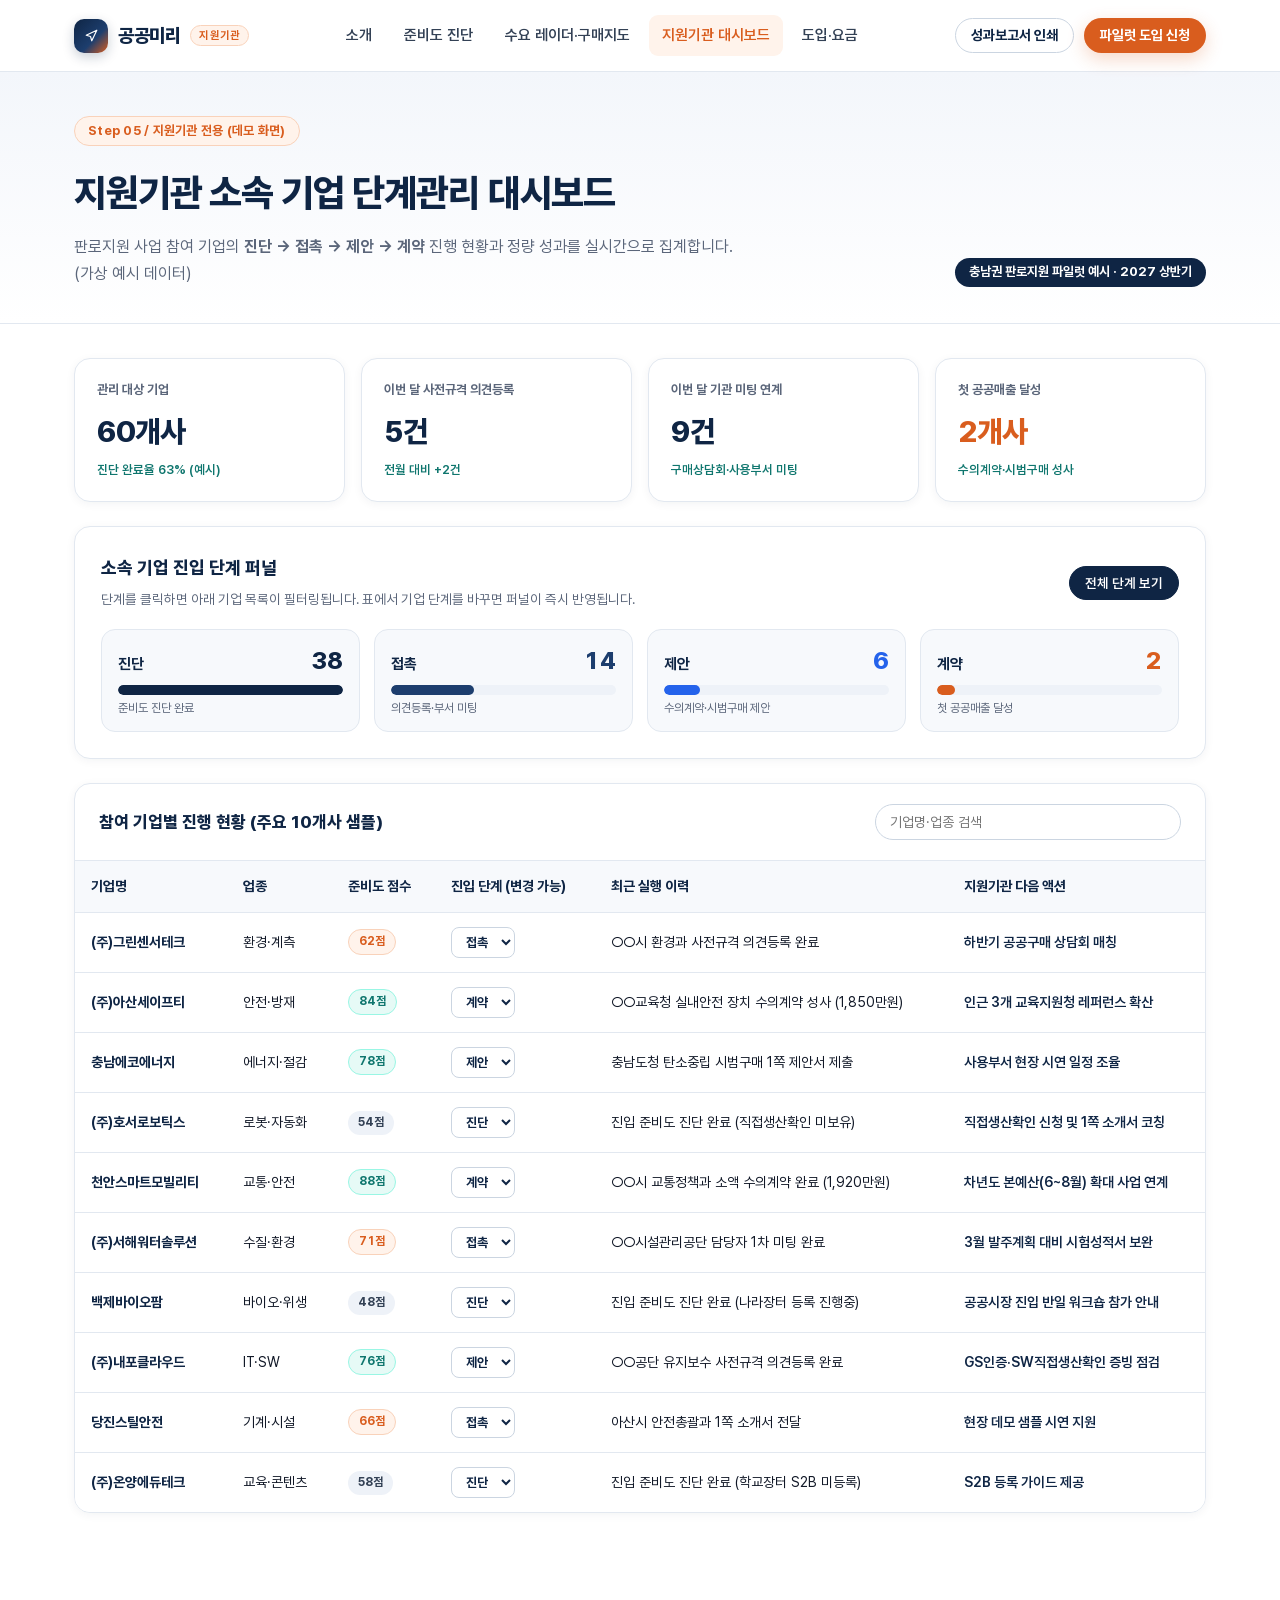
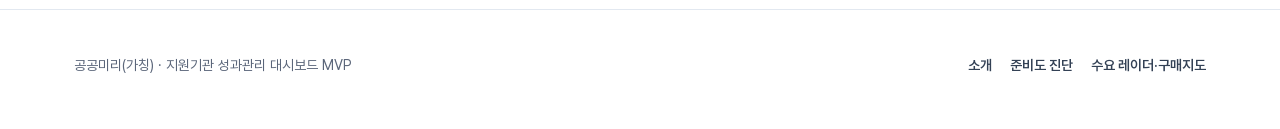
<file: dashboard.html>
<!DOCTYPE html>
<html lang="ko">
<head>
  <meta charset="UTF-8" />
  <meta name="viewport" content="width=device-width, initial-scale=1.0" />
  <title>지원기관 단계관리 대시보드 — 공공미리</title>
  <meta name="description" content="테크노파크·창조경제혁신센터·창업보육센터·지자체를 위한 소속 기업 공공시장 진입 단계(진단→접촉→제안→계약) 성과관리 대시보드" />
  <meta name="robots" content="index, follow" />
  <meta name="author" content="공공미리" />
  <meta name="theme-color" content="#0F2544" />
  <link rel="canonical" href="https://jaymunsh.github.io/modoo-demo/dashboard.html" />
  <link rel="icon" type="image/svg+xml" href="./assets/favicon.svg" />
  <meta property="og:type" content="website" />
  <meta property="og:locale" content="ko_KR" />
  <meta property="og:site_name" content="공공미리" />
  <meta property="og:url" content="https://jaymunsh.github.io/modoo-demo/dashboard.html" />
  <meta property="og:title" content="지원기관 단계관리 대시보드 — 공공미리" />
  <meta property="og:description" content="소속 기업별 진단·접촉·제안·계약 퍼널과 사전규격 의견등록·기관 미팅·첫 공공매출 성과 집계" />
  <meta property="og:image" content="https://jaymunsh.github.io/modoo-demo/assets/og-image.png" />
  <meta property="og:image:width" content="1200" />
  <meta property="og:image:height" content="630" />
  <meta property="og:image:alt" content="공공미리 — 지원기관 단계관리 대시보드" />
  <meta name="twitter:card" content="summary_large_image" />
  <meta name="twitter:title" content="지원기관 단계관리 대시보드 — 공공미리" />
  <meta name="twitter:description" content="테크노파크·창업보육센터·지자체를 위한 소속 기업 공공판로 성과관리" />
  <meta name="twitter:image" content="https://jaymunsh.github.io/modoo-demo/assets/og-image.png" />
  <link rel="stylesheet" href="./css/style.css" />
  <style>
    .kpi-grid {
      display: grid;
      grid-template-columns: repeat(4, 1fr);
      gap: 16px;
      margin-bottom: 24px;
    }
    .kpi-card {
      background: #fff;
      border: 1px solid var(--line);
      border-radius: 16px;
      padding: 20px 22px;
      box-shadow: var(--shadow-sm);
    }
    .kpi-label {
      font-size: 13px;
      font-weight: 700;
      color: var(--muted);
      margin-bottom: 6px;
    }
    .kpi-val {
      font-size: 30px;
      font-weight: 800;
      color: var(--navy);
      letter-spacing: -0.03em;
    }
    .kpi-val.accent { color: var(--accent); }
    .kpi-sub {
      font-size: 12.5px;
      color: var(--teal);
      font-weight: 600;
      margin-top: 4px;
    }
    .funnel-grid {
      display: grid;
      grid-template-columns: repeat(4, 1fr);
      gap: 14px;
      margin-top: 16px;
    }
    .funnel-btn {
      background: var(--surface);
      border: 1.5px solid var(--line);
      border-radius: 14px;
      padding: 16px;
      text-align: left;
      cursor: pointer;
      transition: all .16s ease;
    }
    .funnel-btn:hover { border-color: var(--navy-mid); }
    .funnel-btn.active {
      border-color: var(--accent);
      background: var(--accent-soft);
    }
    .funnel-bar-bg {
      height: 10px;
      background: var(--surface-2);
      border-radius: 999px;
      overflow: hidden;
      margin: 10px 0 6px;
    }
    .funnel-bar-fill {
      height: 100%;
      border-radius: 999px;
      transition: width .25s ease;
    }
    .stage-select {
      padding: 6px 10px;
      border-radius: 8px;
      border: 1px solid var(--line-strong);
      font-size: 13px;
      font-weight: 700;
      color: var(--navy);
      background: #fff;
      cursor: pointer;
    }
    @media (max-width: 900px) {
      .kpi-grid, .funnel-grid { grid-template-columns: repeat(2, 1fr); }
    }
    @media (max-width: 520px) {
      .kpi-grid, .funnel-grid { grid-template-columns: 1fr; }
    }
  </style>
</head>
<body>
  <header class="site-header">
    <div class="wrap header-inner">
      <a href="./index.html" class="brand">
        <span class="brand-mark" aria-hidden="true">
          <svg width="17" height="17" viewBox="0 0 24 24" fill="none" stroke="currentColor" stroke-width="1.65" stroke-linecap="round" stroke-linejoin="round"><path d="M4.5 11.6L19.5 4.5L12.4 19.5L10.6 13.4L4.5 11.6Z"></path></svg>
        </span>
        <span>공공미리</span>
        <span class="brand-sub">지원기관</span>
      </a>
      <nav class="nav-links">
        <a href="./index.html" class="nav-link">소개</a>
        <a href="./diagnosis.html" class="nav-link">준비도 진단</a>
        <a href="./radar.html" class="nav-link">수요 레이더·구매지도</a>
        <a href="./dashboard.html" class="nav-link active">지원기관 대시보드</a>
        <a href="./index.html#pricing" class="nav-link">도입·요금</a>
      </nav>
      <div class="nav-actions">
        <button type="button" class="btn btn-outline btn-sm" onclick="window.print()">성과보고서 인쇄</button>
        <button type="button" class="btn btn-primary btn-sm" data-open-modal="pilot" data-preset="기관 파일럿">파일럿 도입 신청</button>
      </div>
      <button type="button" id="menuToggle" class="menu-toggle" aria-label="메뉴 열기" aria-expanded="false">
        <svg width="20" height="20" viewBox="0 0 24 24" fill="none" stroke="currentColor" stroke-width="2.2"><line x1="3" y1="6" x2="21" y2="6"></line><line x1="3" y1="12" x2="21" y2="12"></line><line x1="3" y1="18" x2="21" y2="18"></line></svg>
      </button>
    </div>
  </header>

  <div id="mobileDrawer" class="mobile-drawer">
    <a href="./index.html" class="nav-link">소개</a>
    <a href="./diagnosis.html" class="nav-link">준비도 진단</a>
    <a href="./radar.html" class="nav-link">수요 레이더·구매지도</a>
    <a href="./dashboard.html" class="nav-link active">지원기관 대시보드</a>
    <a href="./index.html#pricing" class="nav-link">도입·요금</a>
  </div>

  <section class="page-hero">
    <div class="wrap" style="display:flex;justify-content:space-between;align-items:flex-end;gap:16px;flex-wrap:wrap;">
      <div>
        <div class="eyebrow">Step 05 / 지원기관 전용 (데모 화면)</div>
        <h1>지원기관 소속 기업 단계관리 대시보드</h1>
        <p>판로지원 사업 참여 기업의 <strong>진단 → 접촉 → 제안 → 계약</strong> 진행 현황과 정량 성과를 실시간으로 집계합니다. (가상 예시 데이터)</p>
      </div>
      <span class="badge badge-navy" style="padding:7px 14px;font-size:13px;">충남권 판로지원 파일럿 예시 · 2027 상반기</span>
    </div>
  </section>

  <section class="section" style="padding-top:34px;">
    <div class="wrap">
      <!-- KPI Row -->
      <div class="kpi-grid">
        <div class="kpi-card">
          <div class="kpi-label">관리 대상 기업</div>
          <div id="kpiTotal" class="kpi-val num">60개사</div>
          <div class="kpi-sub">진단 완료율 63% (예시)</div>
        </div>
        <div class="kpi-card">
          <div class="kpi-label">이번 달 사전규격 의견등록</div>
          <div class="kpi-val num">5건</div>
          <div class="kpi-sub">전월 대비 +2건</div>
        </div>
        <div class="kpi-card">
          <div class="kpi-label">이번 달 기관 미팅 연계</div>
          <div class="kpi-val num">9건</div>
          <div class="kpi-sub">구매상담회·사용부서 미팅</div>
        </div>
        <div class="kpi-card">
          <div class="kpi-label">첫 공공매출 달성</div>
          <div id="kpiContract" class="kpi-val accent num">2개사</div>
          <div class="kpi-sub">수의계약·시범구매 성사</div>
        </div>
      </div>

      <!-- Interactive Funnel Card -->
      <div class="card" style="margin-bottom:24px;">
        <div style="display:flex;justify-content:space-between;align-items:center;flex-wrap:wrap;gap:10px;">
          <div>
            <h3 style="margin:0 0 4px;font-size:18px;font-weight:800;color:var(--navy);">소속 기업 진입 단계 퍼널</h3>
            <span style="font-size:13.5px;color:var(--muted);">단계를 클릭하면 아래 기업 목록이 필터링됩니다. 표에서 기업 단계를 바꾸면 퍼널이 즉시 반영됩니다.</span>
          </div>
          <button type="button" id="showAllStagesBtn" class="pill-btn active">전체 단계 보기</button>
        </div>
        <div id="funnelGrid" class="funnel-grid"></div>
      </div>

      <!-- Company Pipeline Table -->
      <div class="card" style="padding:0;overflow:hidden;">
        <div style="padding:20px 24px;border-bottom:1px solid var(--line);display:flex;justify-content:space-between;align-items:center;flex-wrap:wrap;gap:12px;">
          <h3 style="margin:0;font-size:17px;font-weight:800;color:var(--navy);">참여 기업별 진행 현황 (주요 10개사 샘플)</h3>
          <input id="companySearch" type="search" class="search-input" placeholder="기업명·업종 검색" />
        </div>
        <div class="table-scroll-hint">← 좌우로 스크롤하여 단계 변경 및 전체 내용을 확인하세요 →</div>
        <div class="table-wrap" style="border:none;border-radius:0;box-shadow:none;">
          <table class="data-table">
            <thead>
              <tr>
                <th>기업명</th>
                <th>업종</th>
                <th>준비도 점수</th>
                <th>진입 단계 (변경 가능)</th>
                <th>최근 실행 이력</th>
                <th>지원기관 다음 액션</th>
              </tr>
            </thead>
            <tbody id="companyTableBody"></tbody>
          </table>
        </div>
      </div>
    </div>
  </section>

  <!-- Pilot Modal -->
  <div id="pilotModal" class="modal-backdrop" role="dialog" aria-modal="true" aria-labelledby="pilotModalTitle">
    <div class="modal-box">
      <button type="button" id="pilotModalClose" class="modal-close" aria-label="닫기">
        <svg width="16" height="16" viewBox="0 0 24 24" fill="none" stroke="currentColor" stroke-width="2.4"><line x1="18" y1="6" x2="6" y2="18"></line><line x1="6" y1="6" x2="18" y2="18"></line></svg>
      </button>
      <div id="pilotFormWrap">
        <span class="badge badge-accent" style="margin-bottom:10px;">2027 상반기 무상 파일럿</span>
        <h3 id="pilotModalTitle" style="margin:0 0 6px;font-size:22px;color:var(--navy);">지원기관 대시보드 파일럿 신청</h3>
        <p style="margin:0;font-size:14px;color:var(--muted);">테크노파크·창조경제혁신센터·창업보육센터·지자체 담당자님께 맞춤형 파일럿 구성을 안내해 드립니다.</p>
        <form id="pilotForm" class="form-grid">
          <div>
            <label class="form-label" for="inquiryType">희망 플랜</label>
            <select id="inquiryType" class="form-control">
              <option value="기관 파일럿">2027 상반기 무상 파일럿 (충남 5곳)</option>
              <option value="라이트">라이트 (연 240만원 · 20개사)</option>
              <option value="스탠다드">스탠다드 (연 600만원 · 50개사)</option>
              <option value="위탁형">위탁형 (연 1,500만원 · 100개사)</option>
            </select>
          </div>
          <div>
            <label class="form-label" for="orgName">기관명</label>
            <input id="orgName" type="text" class="form-control" placeholder="예: 충남테크노파크 / 호서대 창업보육센터" required />
          </div>
          <div>
            <label class="form-label" for="contactInfo">담당자 성함 및 연락처</label>
            <input id="contactInfo" type="text" class="form-control" placeholder="예: 김담당 / contact@tp.or.kr" required />
          </div>
          <button type="submit" class="btn btn-primary" style="width:100%;">파일럿 신청 접수</button>
        </form>
      </div>
      <div id="pilotFormDone" style="display:none;text-align:center;padding:18px 8px;">
        <h3 style="margin:0 0 8px;color:var(--navy);">파일럿 신청이 접수되었습니다</h3>
        <p style="margin:0;font-size:14px;color:var(--muted);">프로토타입 시연용 접수가 완료되었습니다.</p>
      </div>
    </div>
  </div>

  <footer class="site-footer">
    <div class="wrap" style="display:flex;justify-content:space-between;flex-wrap:wrap;gap:12px;">
      <span>공공미리(가칭) · 지원기관 성과관리 대시보드 MVP</span>
      <div class="footer-links">
        <a href="./index.html">소개</a>
        <a href="./diagnosis.html">준비도 진단</a>
        <a href="./radar.html">수요 레이더·구매지도</a>
      </div>
    </div>
  </footer>

  <script src="./js/common.js"></script>
  <script src="./js/dashboard.js"></script>
</body>
</html>
</file>
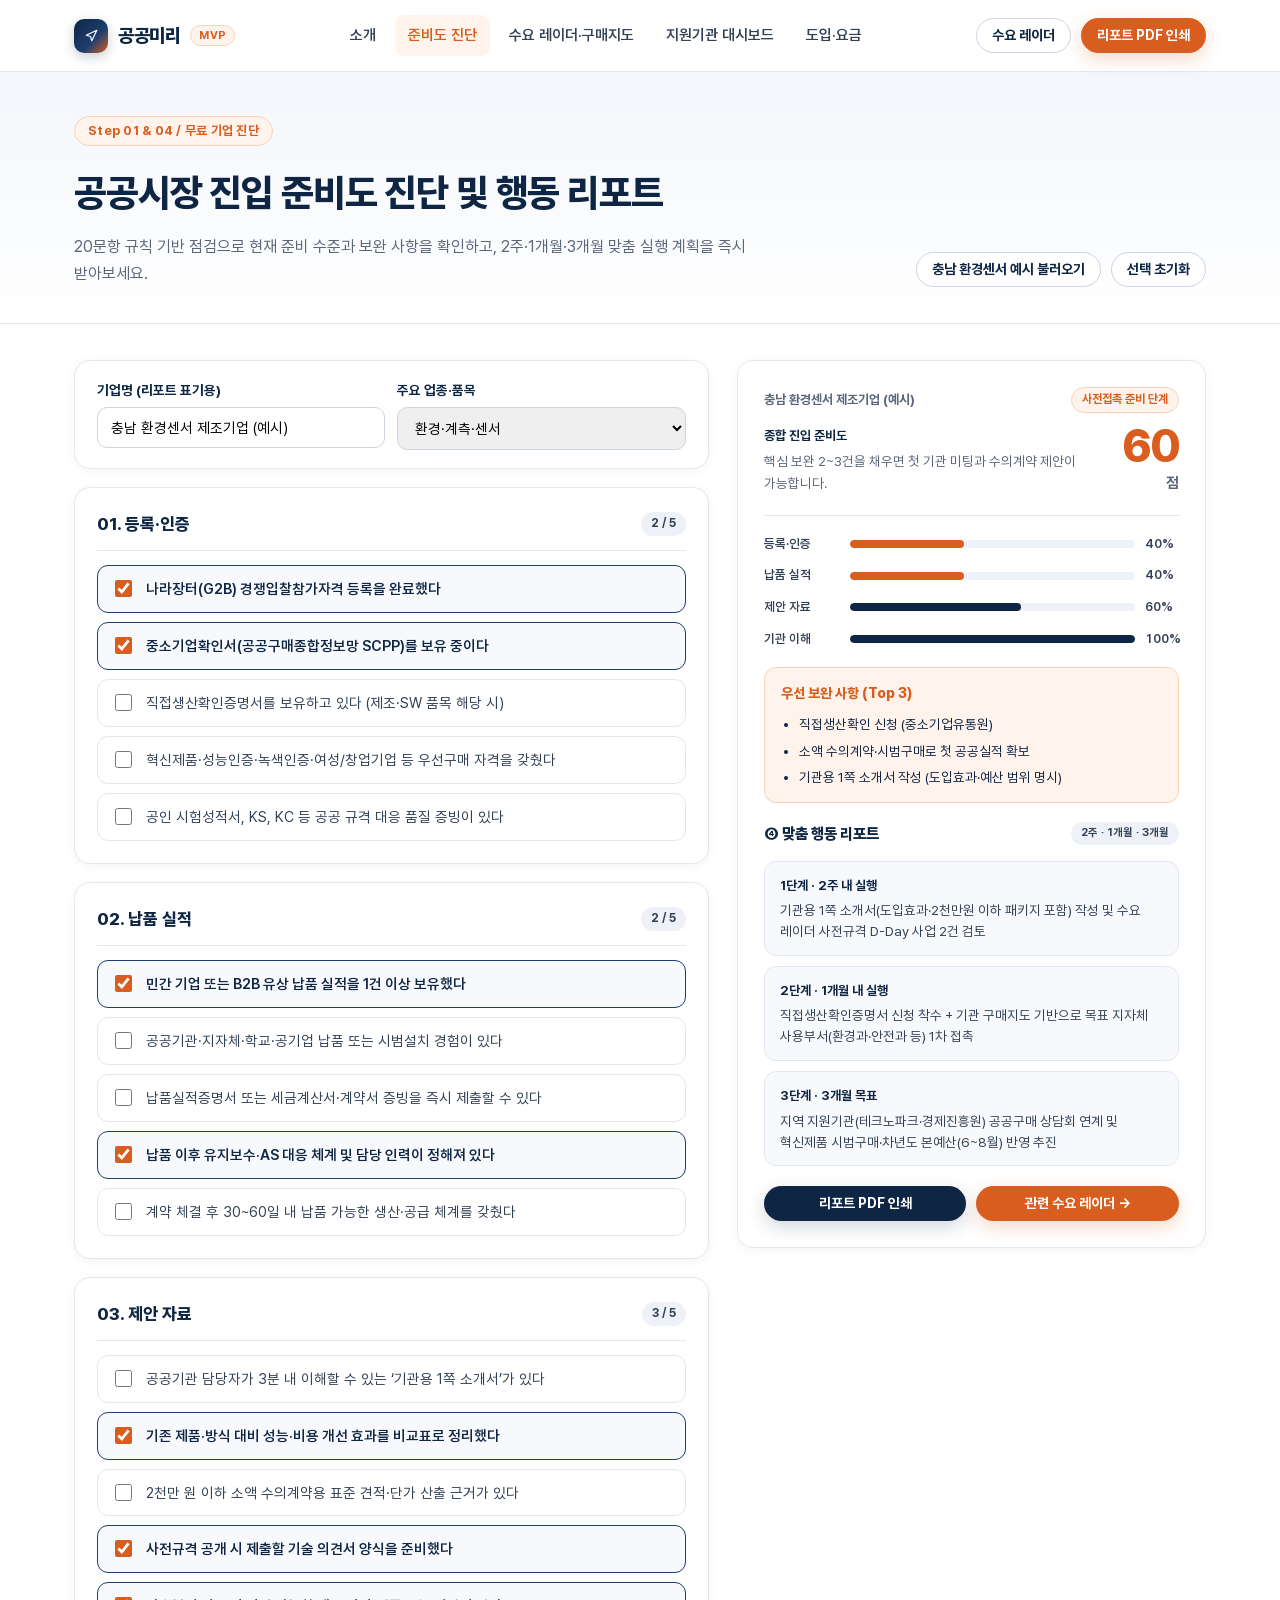
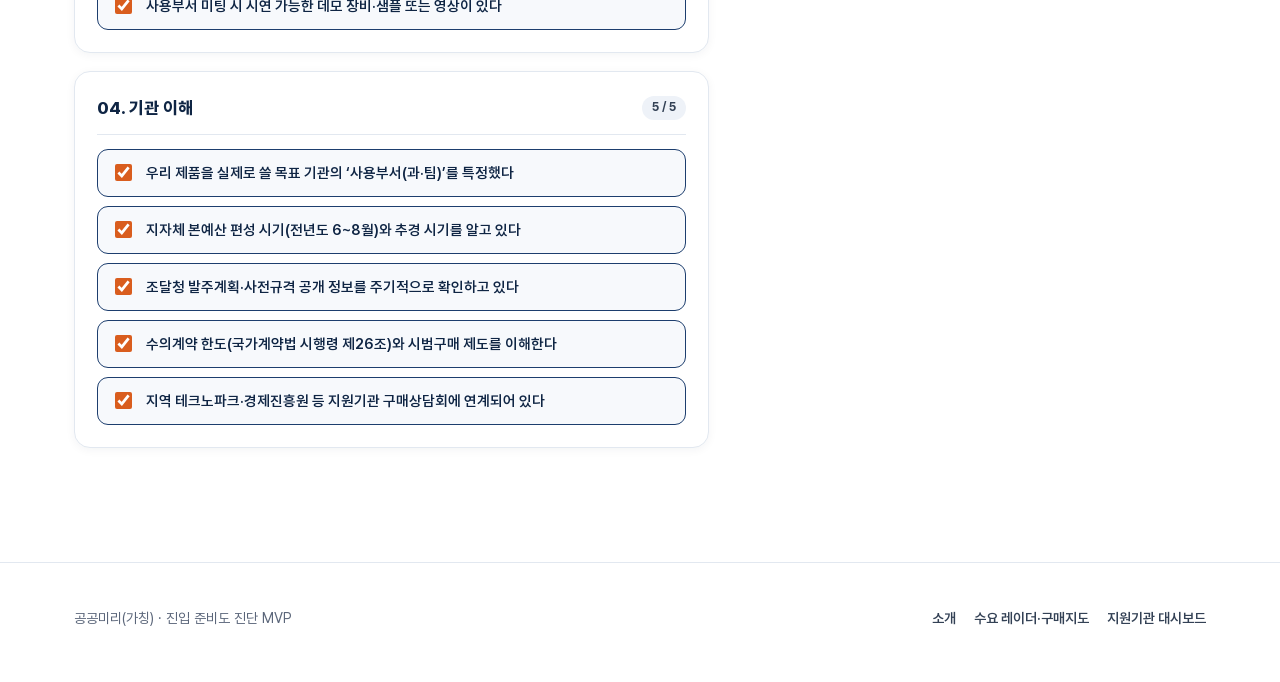
<file: diagnosis.html>
<!DOCTYPE html>
<html lang="ko">
<head>
  <meta charset="UTF-8" />
  <meta name="viewport" content="width=device-width, initial-scale=1.0" />
  <title>진입 준비도 진단 &amp; 행동 리포트 — 공공미리</title>
  <meta name="description" content="20문항 규칙 기반 공공시장 진입 준비도 무료 진단과 2주·1개월·3개월 맞춤 행동 리포트를 즉시 확인하세요." />
  <meta name="robots" content="index, follow" />
  <meta name="author" content="공공미리" />
  <meta name="theme-color" content="#0F2544" />
  <link rel="canonical" href="https://jaymunsh.github.io/modoo-demo/diagnosis.html" />
  <link rel="icon" type="image/svg+xml" href="./assets/favicon.svg" />
  <meta property="og:type" content="website" />
  <meta property="og:locale" content="ko_KR" />
  <meta property="og:site_name" content="공공미리" />
  <meta property="og:url" content="https://jaymunsh.github.io/modoo-demo/diagnosis.html" />
  <meta property="og:title" content="공공시장 진입 준비도 무료 진단 — 공공미리" />
  <meta property="og:description" content="등록·인증, 납품 실적, 제안 자료, 기관 이해 4개 영역 진단 및 2주·1개월·3개월 행동 리포트" />
  <meta property="og:image" content="https://jaymunsh.github.io/modoo-demo/assets/og-image.png" />
  <meta property="og:image:width" content="1200" />
  <meta property="og:image:height" content="630" />
  <meta property="og:image:alt" content="공공미리 — 진입 준비도 무료 진단" />
  <meta name="twitter:card" content="summary_large_image" />
  <meta name="twitter:title" content="공공시장 진입 준비도 무료 진단 — 공공미리" />
  <meta name="twitter:description" content="20문항 규칙 기반 진단과 2주·1개월·3개월 맞춤 행동 리포트" />
  <meta name="twitter:image" content="https://jaymunsh.github.io/modoo-demo/assets/og-image.png" />
  <link rel="stylesheet" href="./css/style.css" />
  <style>
    .diag-layout {
      display: grid;
      grid-template-columns: 1.15fr 0.85fr;
      gap: 28px;
      align-items: start;
    }
    .diag-sticky {
      position: sticky;
      top: calc(var(--header-h) + 20px);
    }
    .cat-card {
      background: #fff;
      border: 1px solid var(--line);
      border-radius: 16px;
      padding: 22px;
      margin-bottom: 18px;
      box-shadow: var(--shadow-sm);
    }
    .cat-head {
      display: flex;
      justify-content: space-between;
      align-items: center;
      margin-bottom: 14px;
      padding-bottom: 12px;
      border-bottom: 1px solid var(--line);
    }
    .cat-head h3 {
      margin: 0;
      font-size: 17px;
      font-weight: 800;
      color: var(--navy);
    }
    .q-list {
      display: grid;
      gap: 9px;
    }
    .q-item {
      display: flex;
      align-items: flex-start;
      gap: 11px;
      padding: 11px 13px;
      border: 1px solid var(--line);
      border-radius: 11px;
      cursor: pointer;
      transition: border-color .15s ease, background .15s ease;
      font-size: 14.5px;
      color: var(--ink-2);
    }
    .q-item:hover {
      border-color: var(--accent-line);
      background: #FFFBF8;
    }
    .q-item.checked {
      border-color: var(--navy-mid);
      background: var(--surface);
      color: var(--navy);
      font-weight: 600;
    }
    .q-item input {
      margin-top: 3px;
      width: 17px;
      height: 17px;
      accent-color: var(--accent);
      flex-shrink: 0;
      cursor: pointer;
    }
    .score-hero {
      display: flex;
      align-items: center;
      justify-content: space-between;
      gap: 16px;
      padding-bottom: 18px;
      margin-bottom: 18px;
      border-bottom: 1px solid var(--line);
    }
    .score-big {
      font-size: 46px;
      font-weight: 800;
      line-height: 1;
      color: var(--accent);
      letter-spacing: -0.04em;
    }
    .gap-box {
      background: var(--accent-soft);
      border: 1px solid var(--accent-line);
      border-radius: 12px;
      padding: 14px 16px;
      margin: 18px 0;
    }
    .gap-box h4 {
      margin: 0 0 8px;
      font-size: 14px;
      font-weight: 800;
      color: var(--accent);
    }
    .gap-box ul {
      margin: 0;
      padding-left: 18px;
      font-size: 13.5px;
      color: var(--navy);
      display: grid;
      gap: 4px;
    }
    .plan-grid {
      display: grid;
      gap: 10px;
      margin-top: 14px;
    }
    .plan-item {
      background: var(--surface);
      border: 1px solid var(--line);
      border-radius: 12px;
      padding: 13px 15px;
    }
    .plan-item strong {
      display: block;
      font-size: 13px;
      color: var(--navy);
      margin-bottom: 4px;
    }
    .plan-item p {
      margin: 0;
      font-size: 13.5px;
      color: var(--ink-2);
      line-height: 1.55;
    }
    @media (max-width: 980px) {
      .diag-layout { grid-template-columns: 1fr; }
      .diag-sticky { position: static; }
    }
  </style>
</head>
<body>
  <header class="site-header">
    <div class="wrap header-inner">
      <a href="./index.html" class="brand">
        <span class="brand-mark" aria-hidden="true">
          <svg width="17" height="17" viewBox="0 0 24 24" fill="none" stroke="currentColor" stroke-width="1.65" stroke-linecap="round" stroke-linejoin="round"><path d="M4.5 11.6L19.5 4.5L12.4 19.5L10.6 13.4L4.5 11.6Z"></path></svg>
        </span>
        <span>공공미리</span>
        <span class="brand-sub">MVP</span>
      </a>
      <nav class="nav-links">
        <a href="./index.html" class="nav-link">소개</a>
        <a href="./diagnosis.html" class="nav-link active">준비도 진단</a>
        <a href="./radar.html" class="nav-link">수요 레이더·구매지도</a>
        <a href="./dashboard.html" class="nav-link">지원기관 대시보드</a>
        <a href="./index.html#pricing" class="nav-link">도입·요금</a>
      </nav>
      <div class="nav-actions">
        <a href="./radar.html" class="btn btn-outline btn-sm">수요 레이더</a>
        <button type="button" class="btn btn-primary btn-sm" onclick="window.print()">리포트 PDF 인쇄</button>
      </div>
      <button type="button" id="menuToggle" class="menu-toggle" aria-label="메뉴 열기" aria-expanded="false">
        <svg width="20" height="20" viewBox="0 0 24 24" fill="none" stroke="currentColor" stroke-width="2.2"><line x1="3" y1="6" x2="21" y2="6"></line><line x1="3" y1="12" x2="21" y2="12"></line><line x1="3" y1="18" x2="21" y2="18"></line></svg>
      </button>
    </div>
  </header>

  <div id="mobileDrawer" class="mobile-drawer">
    <a href="./index.html" class="nav-link">소개</a>
    <a href="./diagnosis.html" class="nav-link active">준비도 진단</a>
    <a href="./radar.html" class="nav-link">수요 레이더·구매지도</a>
    <a href="./dashboard.html" class="nav-link">지원기관 대시보드</a>
    <a href="./index.html#pricing" class="nav-link">도입·요금</a>
  </div>

  <section class="page-hero">
    <div class="wrap" style="display:flex;justify-content:space-between;align-items:flex-end;gap:20px;flex-wrap:wrap;">
      <div>
        <div class="eyebrow">Step 01 &amp; 04 / 무료 기업 진단</div>
        <h1>공공시장 진입 준비도 진단 및 행동 리포트</h1>
        <p>20문항 규칙 기반 점검으로 현재 준비 수준과 보완 사항을 확인하고, 2주·1개월·3개월 맞춤 실행 계획을 즉시 받아보세요.</p>
      </div>
      <div class="no-print" style="display:flex;gap:10px;flex-wrap:wrap;">
        <button type="button" id="loadSampleBtn" class="btn btn-outline btn-sm">충남 환경센서 예시 불러오기</button>
        <button type="button" id="resetDiagBtn" class="btn btn-outline btn-sm">선택 초기화</button>
      </div>
    </div>
  </section>

  <section class="section" style="padding-top:36px;">
    <div class="wrap diag-layout">
      <!-- Left: 20-Item Checklist -->
      <div>
        <div class="card no-print" style="margin-bottom:18px;padding:18px 22px;">
          <div class="diag-meta-grid">
            <div>
              <label class="form-label" for="companyNameInput">기업명 (리포트 표기용)</label>
              <input id="companyNameInput" type="text" class="form-control" value="충남 환경센서 제조기업 (예시)" />
            </div>
            <div>
              <label class="form-label" for="sectorSelect">주요 업종·품목</label>
              <select id="sectorSelect" class="form-control">
                <option value="환경·계측·센서">환경·계측·센서</option>
                <option value="IT·소프트웨어·AI">IT·소프트웨어·AI</option>
                <option value="기계·장비·소부장">기계·장비·소부장</option>
                <option value="안전·방재·시설관리">안전·방재·시설관리</option>
                <option value="교육·복지·콘텐츠">교육·복지·콘텐츠</option>
              </select>
            </div>
          </div>
        </div>

        <div id="questionContainer"></div>
      </div>

      <!-- Right: Live Diagnosis Result & Action Report -->
      <aside class="diag-sticky">
        <div class="card" style="padding:26px;">
          <div style="display:flex;justify-content:space-between;align-items:center;margin-bottom:10px;">
            <span id="reportCompanyLabel" style="font-size:13px;font-weight:700;color:var(--muted);">충남 환경센서 제조기업 (예시)</span>
            <span id="gradeBadge" class="badge badge-accent">사전접촉 준비 단계</span>
          </div>

          <div class="score-hero">
            <div>
              <div style="font-size:13px;font-weight:700;color:var(--navy);">종합 진입 준비도</div>
              <div id="scoreSummaryText" style="font-size:13.5px;color:var(--muted);margin-top:4px;">핵심 보완 2~3건 완료 시 즉시 제안 가능</div>
            </div>
            <div style="text-align:right;">
              <span id="totalScore" class="score-big num">60</span>
              <span style="font-size:15px;font-weight:700;color:var(--muted);">점</span>
            </div>
          </div>

          <div id="categoryBars" class="preview-bars" style="gap:11px;"></div>

          <div class="gap-box">
            <h4>우선 보완 사항 (Top 3)</h4>
            <ul id="gapList"></ul>
          </div>

          <div>
            <div style="display:flex;justify-content:space-between;align-items:center;">
              <h4 style="margin:0;font-size:15.5px;font-weight:800;color:var(--navy);">④ 맞춤 행동 리포트</h4>
              <span class="badge badge-gray" style="font-size:11px;">2주 · 1개월 · 3개월</span>
            </div>
            <div id="actionPlanList" class="plan-grid"></div>
          </div>

          <div class="no-print" style="display:grid;grid-template-columns:1fr 1fr;gap:10px;margin-top:20px;">
            <button type="button" class="btn btn-navy btn-sm" onclick="window.print()">리포트 PDF 인쇄</button>
            <a href="./radar.html" class="btn btn-primary btn-sm">관련 수요 레이더 →</a>
          </div>
        </div>
      </aside>
    </div>
  </section>

  <footer class="site-footer">
    <div class="wrap" style="display:flex;justify-content:space-between;flex-wrap:wrap;gap:12px;">
      <span>공공미리(가칭) · 진입 준비도 진단 MVP</span>
      <div class="footer-links">
        <a href="./index.html">소개</a>
        <a href="./radar.html">수요 레이더·구매지도</a>
        <a href="./dashboard.html">지원기관 대시보드</a>
      </div>
    </div>
  </footer>

  <script src="./js/common.js"></script>
  <script src="./js/diagnosis.js"></script>
</body>
</html>
</file>
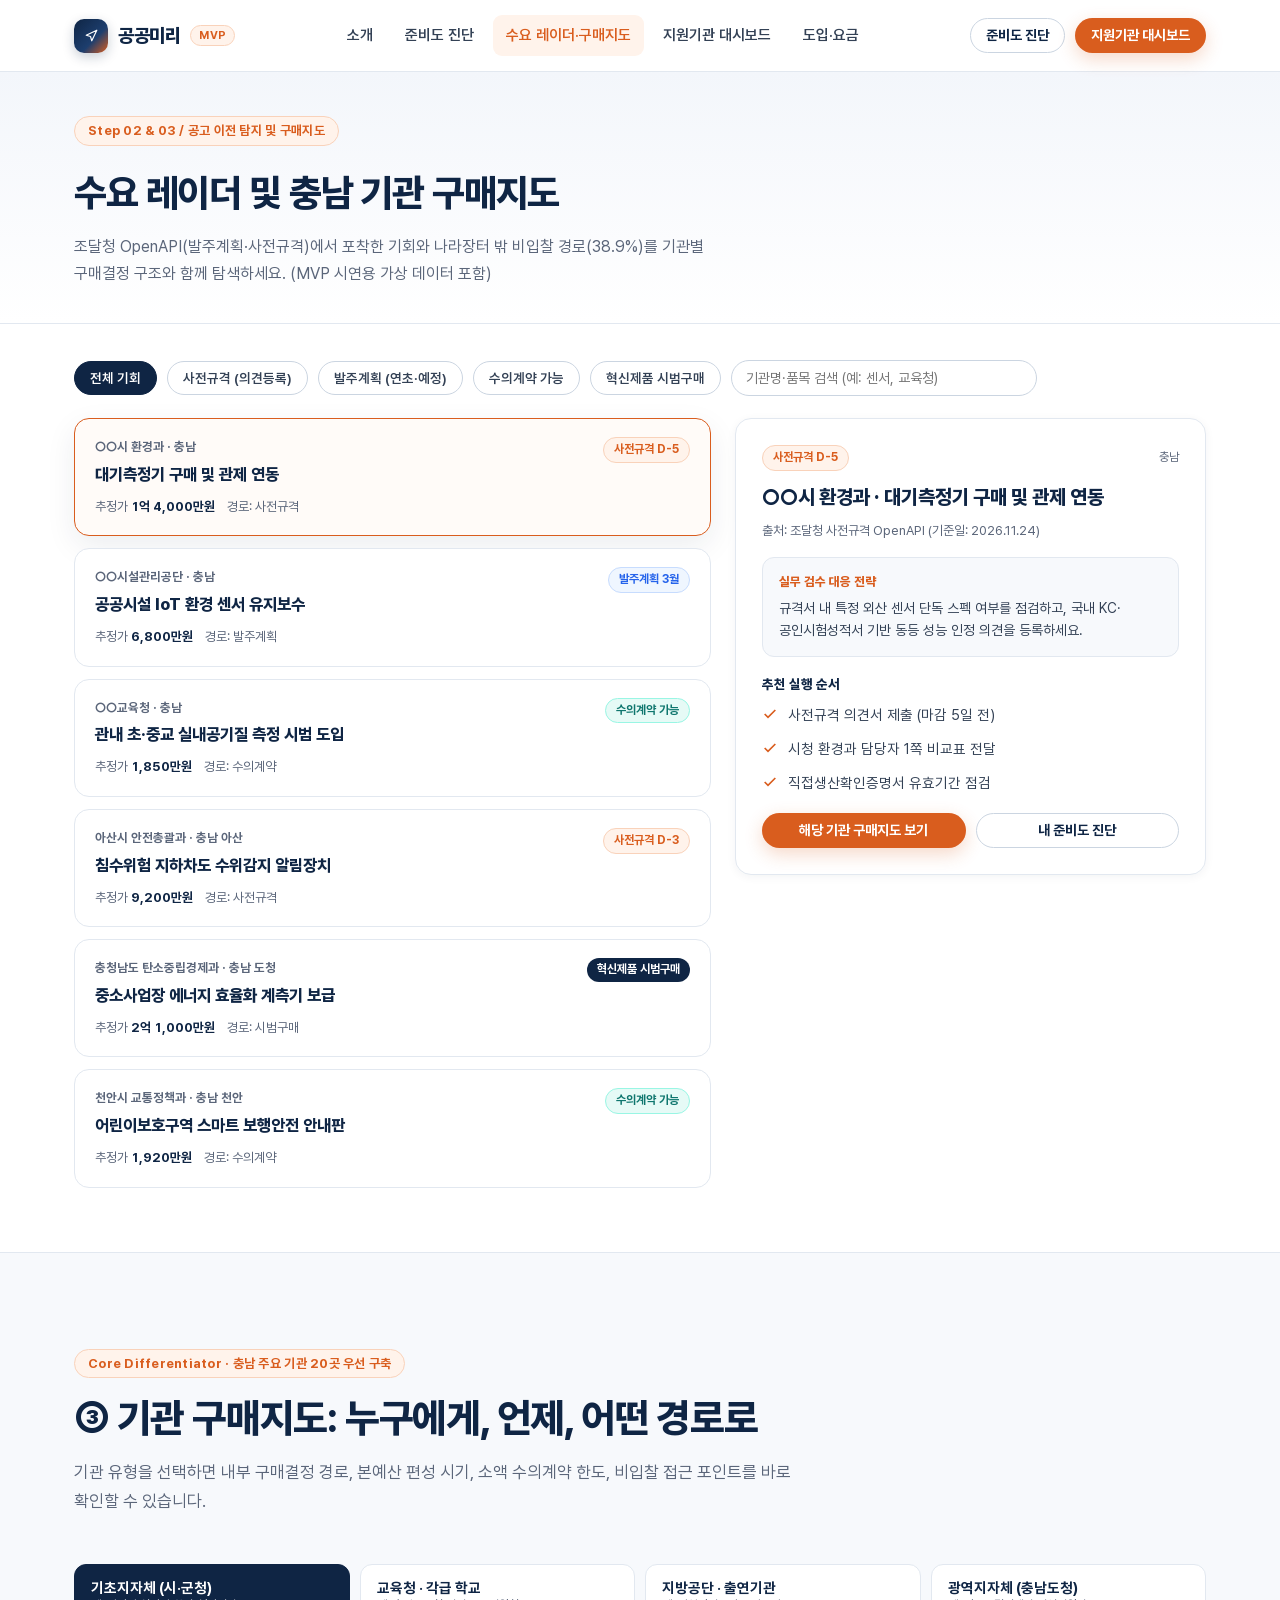
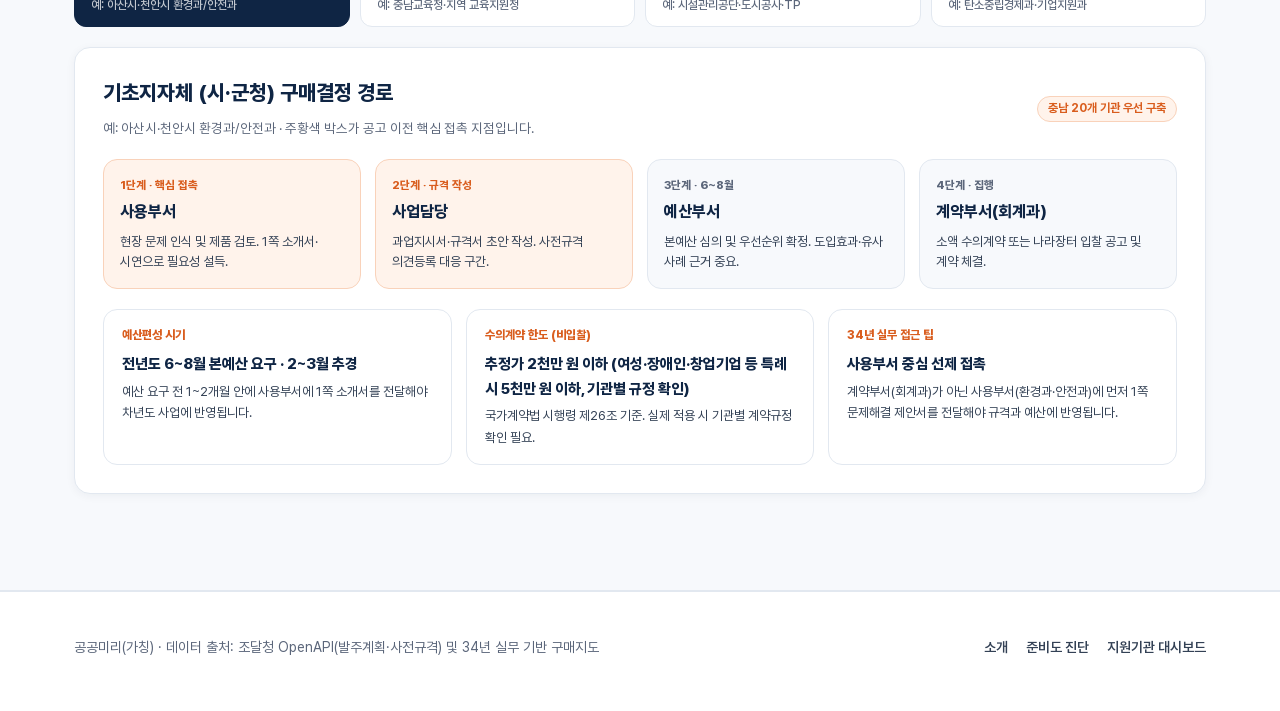
<file: radar.html>
<!DOCTYPE html>
<html lang="ko">
<head>
  <meta charset="UTF-8" />
  <meta name="viewport" content="width=device-width, initial-scale=1.0" />
  <title>수요 레이더 &amp; 기관 구매지도 — 공공미리</title>
  <meta name="description" content="조달청 발주계획·사전규격 수요 레이더와 나라장터 밖 비입찰 경로(수의계약·시범구매) 충남 기관 구매지도를 탐색하세요." />
  <meta name="robots" content="index, follow" />
  <meta name="author" content="공공미리" />
  <meta name="theme-color" content="#0F2544" />
  <link rel="canonical" href="https://jaymunsh.github.io/modoo-demo/radar.html" />
  <link rel="icon" type="image/svg+xml" href="./assets/favicon.svg" />
  <meta property="og:type" content="website" />
  <meta property="og:locale" content="ko_KR" />
  <meta property="og:site_name" content="공공미리" />
  <meta property="og:url" content="https://jaymunsh.github.io/modoo-demo/radar.html" />
  <meta property="og:title" content="수요 레이더 및 충남 기관 구매지도 — 공공미리" />
  <meta property="og:description" content="사전규격·발주계획·수의계약 기회 탐색과 기관 유형별 의사결정 경로·예산 시기 안내" />
  <meta property="og:image" content="https://jaymunsh.github.io/modoo-demo/assets/og-image.png" />
  <meta property="og:image:width" content="1200" />
  <meta property="og:image:height" content="630" />
  <meta property="og:image:alt" content="공공미리 — 수요 레이더 및 기관 구매지도" />
  <meta name="twitter:card" content="summary_large_image" />
  <meta name="twitter:title" content="수요 레이더 및 충남 기관 구매지도 — 공공미리" />
  <meta name="twitter:description" content="조달청 발주계획·사전규격 탐색과 비입찰 기관 구매지도" />
  <meta name="twitter:image" content="https://jaymunsh.github.io/modoo-demo/assets/og-image.png" />
  <link rel="stylesheet" href="./css/style.css" />
  <style>
    .radar-layout {
      display: grid;
      grid-template-columns: 1.15fr 0.85fr;
      gap: 24px;
      align-items: start;
    }
    .radar-list {
      display: grid;
      gap: 12px;
    }
    .radar-card {
      background: #fff;
      border: 1.5px solid var(--line);
      border-radius: 15px;
      padding: 18px 20px;
      cursor: pointer;
      transition: all .16s ease;
    }
    .radar-card:hover {
      border-color: var(--navy-mid);
      transform: translateY(-1px);
    }
    .radar-card.active {
      border-color: var(--accent);
      background: #FFFBF8;
      box-shadow: var(--shadow-md);
    }
    .radar-top {
      display: flex;
      justify-content: space-between;
      align-items: flex-start;
      gap: 12px;
      margin-bottom: 8px;
    }
    .radar-title {
      font-size: 16.5px;
      font-weight: 800;
      color: var(--navy);
      margin: 0;
    }
    .radar-meta {
      display: flex;
      flex-wrap: wrap;
      gap: 12px;
      font-size: 13px;
      color: var(--muted);
    }
    .detail-sticky {
      position: sticky;
      top: calc(var(--header-h) + 20px);
    }
    .map-tabs {
      display: grid;
      grid-template-columns: repeat(4, 1fr);
      gap: 10px;
      margin-bottom: 20px;
    }
    .map-tab {
      background: #fff;
      border: 1.5px solid var(--line);
      border-radius: 12px;
      padding: 14px 16px;
      text-align: left;
      cursor: pointer;
      font-weight: 700;
      font-size: 14.5px;
      color: var(--navy);
      transition: all .15s ease;
    }
    .map-tab span {
      display: block;
      font-size: 12px;
      font-weight: 500;
      color: var(--muted);
      margin-top: 2px;
    }
    .map-tab.active {
      background: var(--navy);
      border-color: var(--navy);
      color: #fff;
    }
    .map-tab.active span {
      color: rgba(255,255,255,0.75);
    }
    .flow-grid {
      display: grid;
      grid-template-columns: repeat(4, 1fr);
      gap: 14px;
      margin-bottom: 20px;
    }
    .flow-box {
      background: var(--surface);
      border: 1.5px solid var(--line);
      border-radius: 14px;
      padding: 16px;
    }
    .flow-box.key {
      background: var(--accent-soft);
      border-color: var(--accent-line);
    }
    .flow-box h4 {
      margin: 4px 0 6px;
      font-size: 16px;
      font-weight: 800;
      color: var(--navy);
    }
    .flow-box p {
      margin: 0;
      font-size: 13px;
      color: var(--ink-2);
      line-height: 1.55;
    }
    .map-facts {
      display: grid;
      grid-template-columns: repeat(3, 1fr);
      gap: 14px;
    }
    .map-fact {
      background: #fff;
      border: 1px solid var(--line);
      border-radius: 14px;
      padding: 16px 18px;
    }
    .map-fact-label {
      font-size: 12px;
      font-weight: 800;
      color: var(--accent);
      margin-bottom: 6px;
    }
    .map-fact-val {
      font-size: 15px;
      font-weight: 800;
      color: var(--navy);
      margin-bottom: 4px;
    }
    .map-fact p {
      margin: 0;
      font-size: 13px;
      color: var(--ink-2);
    }
    @media (max-width: 980px) {
      .radar-layout { grid-template-columns: 1fr; }
      .detail-sticky { position: static; }
      .map-tabs, .flow-grid { grid-template-columns: repeat(2, 1fr); }
      .map-facts { grid-template-columns: 1fr; }
    }
    @media (max-width: 560px) {
      .map-tabs, .flow-grid { grid-template-columns: 1fr; }
    }
  </style>
</head>
<body>
  <header class="site-header">
    <div class="wrap header-inner">
      <a href="./index.html" class="brand">
        <span class="brand-mark" aria-hidden="true">
          <svg width="17" height="17" viewBox="0 0 24 24" fill="none" stroke="currentColor" stroke-width="1.65" stroke-linecap="round" stroke-linejoin="round"><path d="M4.5 11.6L19.5 4.5L12.4 19.5L10.6 13.4L4.5 11.6Z"></path></svg>
        </span>
        <span>공공미리</span>
        <span class="brand-sub">MVP</span>
      </a>
      <nav class="nav-links">
        <a href="./index.html" class="nav-link">소개</a>
        <a href="./diagnosis.html" class="nav-link">준비도 진단</a>
        <a href="./radar.html" class="nav-link active">수요 레이더·구매지도</a>
        <a href="./dashboard.html" class="nav-link">지원기관 대시보드</a>
        <a href="./index.html#pricing" class="nav-link">도입·요금</a>
      </nav>
      <div class="nav-actions">
        <a href="./diagnosis.html" class="btn btn-outline btn-sm">준비도 진단</a>
        <a href="./dashboard.html" class="btn btn-primary btn-sm">지원기관 대시보드</a>
      </div>
      <button type="button" id="menuToggle" class="menu-toggle" aria-label="메뉴 열기" aria-expanded="false">
        <svg width="20" height="20" viewBox="0 0 24 24" fill="none" stroke="currentColor" stroke-width="2.2"><line x1="3" y1="6" x2="21" y2="6"></line><line x1="3" y1="12" x2="21" y2="12"></line><line x1="3" y1="18" x2="21" y2="18"></line></svg>
      </button>
    </div>
  </header>

  <div id="mobileDrawer" class="mobile-drawer">
    <a href="./index.html" class="nav-link">소개</a>
    <a href="./diagnosis.html" class="nav-link">준비도 진단</a>
    <a href="./radar.html" class="nav-link active">수요 레이더·구매지도</a>
    <a href="./dashboard.html" class="nav-link">지원기관 대시보드</a>
    <a href="./index.html#pricing" class="nav-link">도입·요금</a>
  </div>

  <section class="page-hero">
    <div class="wrap">
      <div class="eyebrow">Step 02 &amp; 03 / 공고 이전 탐지 및 구매지도</div>
      <h1>수요 레이더 및 충남 기관 구매지도</h1>
      <p>조달청 OpenAPI(발주계획·사전규격)에서 포착한 기회와 나라장터 밖 비입찰 경로(38.9%)를 기관별 구매결정 구조와 함께 탐색하세요. (MVP 시연용 가상 데이터 포함)</p>
    </div>
  </section>

  <!-- Demand Radar Explorer -->
  <section class="section" style="padding-top:36px;padding-bottom:64px;">
    <div class="wrap">
      <div class="filter-bar">
        <button type="button" class="pill-btn active" data-filter="all">전체 기회</button>
        <button type="button" class="pill-btn" data-filter="사전규격">사전규격 (의견등록)</button>
        <button type="button" class="pill-btn" data-filter="발주계획">발주계획 (연초·예정)</button>
        <button type="button" class="pill-btn" data-filter="수의계약">수의계약 가능</button>
        <button type="button" class="pill-btn" data-filter="시범구매">혁신제품 시범구매</button>
        <input id="radarSearch" type="search" class="search-input" placeholder="기관명·품목 검색 (예: 센서, 교육청)" />
      </div>

      <div class="radar-layout">
        <div id="radarList" class="radar-list"></div>

        <aside class="detail-sticky">
          <div id="radarDetail" class="card" style="padding:26px;"></div>
        </aside>
      </div>
    </div>
  </section>

  <!-- Agency Procurement Map -->
  <section id="map-section" class="section section-surface">
    <div class="wrap">
      <div class="sec-head">
        <div class="eyebrow">Core Differentiator · 충남 주요 기관 20곳 우선 구축</div>
        <h2 class="sec-title">③ 기관 구매지도: 누구에게, 언제, 어떤 경로로</h2>
        <p class="sec-lead">
          기관 유형을 선택하면 내부 구매결정 경로, 본예산 편성 시기, 소액 수의계약 한도, 비입찰 접근 포인트를 바로 확인할 수 있습니다.
        </p>
      </div>

      <div class="map-tabs" id="mapTabs"></div>
      <div class="card" id="mapDetailCard" style="padding:28px;"></div>
    </div>
  </section>

  <footer class="site-footer">
    <div class="wrap" style="display:flex;justify-content:space-between;flex-wrap:wrap;gap:12px;">
      <span>공공미리(가칭) · 데이터 출처: 조달청 OpenAPI(발주계획·사전규격) 및 34년 실무 기반 구매지도</span>
      <div class="footer-links">
        <a href="./index.html">소개</a>
        <a href="./diagnosis.html">준비도 진단</a>
        <a href="./dashboard.html">지원기관 대시보드</a>
      </div>
    </div>
  </footer>

  <script src="./js/common.js"></script>
  <script src="./js/radar.js"></script>
</body>
</html>
</file>
<file: css/style.css>
/* ==========================================================================
   공공미리 — Shared Design System & Stylesheet
   ========================================================================== */

@font-face {
  font-family: 'Pretendard';
  font-weight: 400;
  font-display: swap;
  src: url('../assets/fonts/Pretendard-Regular.subset.woff2') format('woff2');
}
@font-face {
  font-family: 'Pretendard';
  font-weight: 500;
  font-display: swap;
  src: url('../assets/fonts/Pretendard-Medium.subset.woff2') format('woff2');
}
@font-face {
  font-family: 'Pretendard';
  font-weight: 600;
  font-display: swap;
  src: url('../assets/fonts/Pretendard-SemiBold.subset.woff2') format('woff2');
}
@font-face {
  font-family: 'Pretendard';
  font-weight: 700;
  font-display: swap;
  src: url('../assets/fonts/Pretendard-Bold.subset.woff2') format('woff2');
}
@font-face {
  font-family: 'Pretendard';
  font-weight: 800;
  font-display: swap;
  src: url('../assets/fonts/Pretendard-ExtraBold.subset.woff2') format('woff2');
}

:root {
  --navy: #0F2544;
  --navy-deep: #09182E;
  --navy-mid: #1D3E6E;
  --accent: #D95D1E;
  --accent-hover: #BF4D14;
  --accent-soft: #FFF3EB;
  --accent-line: #F9D2BA;
  --blue: #2563EB;
  --blue-soft: #EFF6FF;
  --blue-line: #C7DCFE;
  --teal: #0F766E;
  --teal-soft: #E6FAF6;
  --bg: #FFFFFF;
  --surface: #F7F9FC;
  --surface-2: #EEF2F8;
  --ink: #111827;
  --ink-2: #334155;
  --muted: #5B667A;
  --line: #E2E8F0;
  --line-strong: #CBD5E1;
  --radius-sm: 10px;
  --radius-md: 16px;
  --radius-lg: 24px;
  --shadow-sm: 0 2px 10px rgba(15, 37, 68, 0.05);
  --shadow-md: 0 10px 30px rgba(15, 37, 68, 0.08);
  --shadow-lg: 0 22px 54px rgba(15, 37, 68, 0.14);
  --max-w: 1180px;
  --header-h: 72px;
}

*, *::before, *::after {
  box-sizing: border-box;
}

html {
  scroll-behavior: smooth;
  -webkit-font-smoothing: antialiased;
  -moz-osx-font-smoothing: grayscale;
}

body {
  margin: 0;
  font-family: 'Pretendard', -apple-system, BlinkMacSystemFont, 'Apple SD Gothic Neo', 'Malgun Gothic', sans-serif;
  font-size: 16px;
  line-height: 1.65;
  color: var(--ink);
  background: var(--bg);
  word-break: keep-all;
  overflow-x: hidden;
}

a {
  color: inherit;
  text-decoration: none;
}

button, input, select, textarea {
  font-family: inherit;
}

img, svg {
  display: block;
}

.num {
  font-variant-numeric: tabular-nums;
}

.wrap {
  width: 100%;
  max-width: var(--max-w);
  margin: 0 auto;
  padding: 0 24px;
}

/* ==========================================================================
   Header & Navigation
   ========================================================================== */
.site-header {
  position: sticky;
  top: 0;
  z-index: 100;
  height: var(--header-h);
  background: rgba(255, 255, 255, 0.92);
  backdrop-filter: blur(12px);
  -webkit-backdrop-filter: blur(12px);
  border-bottom: 1px solid var(--line);
}

.header-inner {
  height: 100%;
  display: flex;
  align-items: center;
  justify-content: space-between;
  gap: 24px;
}

.brand {
  display: inline-flex;
  align-items: center;
  gap: 10px;
  font-weight: 800;
  font-size: 19px;
  letter-spacing: -0.4px;
  color: var(--navy);
  flex-shrink: 0;
}

.brand-mark {
  width: 34px;
  height: 34px;
  border-radius: 10px;
  background: linear-gradient(135deg, var(--navy) 0%, var(--navy-mid) 60%, var(--accent) 100%);
  display: grid;
  place-items: center;
  color: #fff;
  box-shadow: 0 4px 12px rgba(15, 37, 68, 0.22);
}

.brand-sub {
  display: inline-flex;
  align-items: center;
  justify-content: center;
  line-height: 1;
  font-size: 11px;
  font-weight: 700;
  color: var(--accent);
  background: var(--accent-soft);
  border: 1px solid var(--accent-line);
  padding: 4px 8px;
  border-radius: 999px;
  letter-spacing: 0.02em;
}

.nav-links {
  display: flex;
  align-items: center;
  gap: 6px;
}

.nav-link {
  padding: 8px 13px;
  border-radius: 9px;
  font-size: 15px;
  font-weight: 600;
  color: var(--ink-2);
  transition: color 0.18s ease, background 0.18s ease;
  position: relative;
}

.nav-link:hover {
  color: var(--navy);
  background: var(--surface);
}

.nav-link.active {
  color: var(--accent);
  background: var(--accent-soft);
}

.nav-actions {
  display: flex;
  align-items: center;
  gap: 10px;
  flex-shrink: 0;
}

.btn {
  display: inline-flex;
  align-items: center;
  justify-content: center;
  gap: 8px;
  padding: 11px 20px;
  border-radius: 999px;
  font-size: 15px;
  font-weight: 700;
  line-height: 1.2;
  border: 1px solid transparent;
  cursor: pointer;
  transition: transform 0.16s ease, box-shadow 0.16s ease, background 0.16s ease, border-color 0.16s ease, color 0.16s ease;
  white-space: nowrap;
}

.btn:active {
  transform: translateY(0);
}

.btn-primary {
  background: var(--accent);
  color: #fff;
  box-shadow: 0 6px 18px rgba(217, 93, 30, 0.24);
}

.btn-primary:hover {
  background: var(--accent-hover);
  transform: translateY(-1px);
  box-shadow: 0 10px 24px rgba(217, 93, 30, 0.32);
}

.btn-navy {
  background: var(--navy);
  color: #fff;
  box-shadow: 0 6px 18px rgba(15, 37, 68, 0.18);
}

.btn-navy:hover {
  background: var(--navy-mid);
  transform: translateY(-1px);
}

.btn-outline {
  background: #fff;
  color: var(--navy);
  border-color: var(--line-strong);
}

.btn-outline:hover {
  border-color: var(--navy);
  background: var(--surface);
  transform: translateY(-1px);
}

.btn-ghost-light {
  background: rgba(255, 255, 255, 0.1);
  color: #fff;
  border-color: rgba(255, 255, 255, 0.28);
}

.btn-ghost-light:hover {
  background: rgba(255, 255, 255, 0.18);
  border-color: rgba(255, 255, 255, 0.5);
}

.btn-sm {
  padding: 8px 15px;
  font-size: 14px;
}

.btn-lg {
  padding: 14px 26px;
  font-size: 16px;
}

.menu-toggle {
  display: none;
  width: 42px;
  height: 42px;
  border-radius: 10px;
  border: 1px solid var(--line);
  background: #fff;
  align-items: center;
  justify-content: center;
  cursor: pointer;
  color: var(--navy);
}

.mobile-drawer {
  display: none;
  position: fixed;
  top: var(--header-h);
  left: 0;
  right: 0;
  background: #fff;
  border-bottom: 1px solid var(--line);
  box-shadow: var(--shadow-lg);
  padding: 16px 24px 24px;
  z-index: 99;
}

.mobile-drawer.open {
  display: block;
}

.mobile-drawer .nav-link {
  display: block;
  padding: 12px 14px;
  margin-bottom: 4px;
}

.mobile-drawer-cta {
  display: grid;
  grid-template-columns: 1fr 1fr;
  gap: 10px;
  margin-top: 14px;
  padding-top: 14px;
  border-top: 1px solid var(--line);
}

/* ==========================================================================
   Section Utilities & Typography
   ========================================================================== */
.section {
  padding: 96px 0;
}

section[id] {
  scroll-margin-top: calc(var(--header-h) + 12px);
}

.section-surface {
  background: var(--surface);
  border-top: 1px solid var(--line);
  border-bottom: 1px solid var(--line);
}

.section-navy {
  background: var(--navy-deep);
  color: #fff;
}

.eyebrow {
  display: inline-flex;
  align-items: center;
  gap: 8px;
  font-size: 13px;
  font-weight: 700;
  line-height: 1.2;
  letter-spacing: 0.02em;
  color: var(--accent);
  background: var(--accent-soft);
  border: 1px solid var(--accent-line);
  padding: 6px 13px;
  border-radius: 999px;
  margin-bottom: 16px;
}

.eyebrow-blue {
  color: var(--blue);
  background: var(--blue-soft);
  border-color: var(--blue-line);
}

.eyebrow-dark {
  color: #FDBA8C;
  background: rgba(217, 93, 30, 0.16);
  border-color: rgba(253, 186, 140, 0.3);
}

.sec-head {
  max-width: 720px;
  margin-bottom: 48px;
}

.sec-head.center {
  margin-left: auto;
  margin-right: auto;
  text-align: center;
}

.sec-title {
  margin: 0 0 14px;
  font-size: clamp(28px, 3.6vw, 40px);
  font-weight: 800;
  line-height: 1.24;
  letter-spacing: -0.03em;
  color: var(--navy);
  text-wrap: balance;
}

.section-navy .sec-title {
  color: #fff;
}

.sec-lead {
  margin: 0;
  font-size: 17px;
  line-height: 1.72;
  color: var(--muted);
}

.section-navy .sec-lead {
  color: rgba(255, 255, 255, 0.76);
}

.card {
  background: #fff;
  border: 1px solid var(--line);
  border-radius: var(--radius-md);
  padding: 26px;
  box-shadow: var(--shadow-sm);
}

.badge {
  display: inline-flex;
  align-items: center;
  justify-content: center;
  gap: 5px;
  font-size: 12px;
  font-weight: 700;
  line-height: 1.15;
  padding: 5px 10px;
  border-radius: 999px;
}

.badge-accent {
  background: var(--accent-soft);
  color: var(--accent);
  border: 1px solid var(--accent-line);
}

.badge-blue {
  background: var(--blue-soft);
  color: var(--blue);
  border: 1px solid var(--blue-line);
}

.badge-teal {
  background: var(--teal-soft);
  color: var(--teal);
  border: 1px solid #99F6E4;
}

.badge-navy {
  background: var(--navy);
  color: #fff;
}

.badge-gray {
  background: var(--surface-2);
  color: var(--ink-2);
}

/* ==========================================================================
   Hero Section (Landing)
   ========================================================================== */
.hero {
  position: relative;
  padding: 72px 0 88px;
  background:
    radial-gradient(circle at 85% 15%, rgba(217, 93, 30, 0.08) 0%, transparent 42%),
    radial-gradient(circle at 12% 10%, rgba(37, 99, 235, 0.08) 0%, transparent 44%),
    linear-gradient(180deg, #F4F7FC 0%, #FFFFFF 100%);
  border-bottom: 1px solid var(--line);
}

.hero-grid {
  display: grid;
  grid-template-columns: 1.12fr 0.88fr;
  gap: 44px;
  align-items: center;
}

.hero h1 {
  margin: 0 0 20px;
  font-size: clamp(34px, 4.4vw, 52px);
  font-weight: 800;
  line-height: 1.18;
  letter-spacing: -0.035em;
  color: var(--navy);
  text-wrap: balance;
}

.hero h1 .hl {
  color: var(--accent);
  position: relative;
}

.hero-lead {
  margin: 0 0 28px;
  font-size: 18px;
  line-height: 1.72;
  color: var(--ink-2);
  max-width: 560px;
}

.hero-cta {
  display: flex;
  flex-wrap: wrap;
  gap: 12px;
  margin-bottom: 20px;
}

.hero-note {
  font-size: 13.5px;
  color: var(--muted);
  display: flex;
  flex-wrap: wrap;
  gap: 14px;
  margin-bottom: 34px;
}

.hero-note span {
  display: inline-flex;
  align-items: center;
  gap: 6px;
}

.hero-stats {
  display: grid;
  grid-template-columns: repeat(3, 1fr);
  gap: 14px;
  padding-top: 24px;
  border-top: 1px solid var(--line);
}

.hero-stat {
  background: rgba(255, 255, 255, 0.85);
  border: 1px solid var(--line);
  border-radius: 14px;
  padding: 14px 16px;
}

.hero-stat-val {
  font-size: 24px;
  font-weight: 800;
  color: var(--navy);
  letter-spacing: -0.03em;
  line-height: 1.2;
}

.hero-stat-val.accent {
  color: var(--accent);
}

.hero-stat-label {
  font-size: 12.5px;
  color: var(--muted);
  margin-top: 4px;
  line-height: 1.4;
}

/* Hero Live Preview Mockup */
.hero-preview {
  background: #fff;
  border: 1px solid var(--line);
  border-radius: var(--radius-lg);
  box-shadow: var(--shadow-lg);
  overflow: hidden;
}

.preview-topbar {
  background: var(--navy);
  color: #fff;
  padding: 14px 20px;
  display: flex;
  align-items: center;
  justify-content: space-between;
  font-size: 13px;
  font-weight: 600;
}

.preview-dots {
  display: flex;
  gap: 6px;
}

.preview-dots i {
  width: 9px;
  height: 9px;
  border-radius: 50%;
  background: rgba(255, 255, 255, 0.28);
  display: block;
}

.preview-dots i:first-child { background: #F97316; }
.preview-dots i:nth-child(2) { background: #FACC15; }
.preview-dots i:nth-child(3) { background: #34D399; }

.preview-body {
  padding: 20px;
  display: flex;
  flex-direction: column;
  gap: 14px;
}

.preview-score-row {
  display: flex;
  align-items: center;
  justify-content: space-between;
  background: var(--surface);
  border: 1px solid var(--line);
  border-radius: 14px;
  padding: 14px 16px;
}

.preview-score-num {
  font-size: 32px;
  font-weight: 800;
  color: var(--accent);
  line-height: 1;
}

.preview-bars {
  display: grid;
  gap: 8px;
}

.mini-bar-row {
  display: grid;
  grid-template-columns: 76px 1fr 34px;
  align-items: center;
  gap: 10px;
  font-size: 12.5px;
  color: var(--ink-2);
  font-weight: 600;
}

.mini-track {
  height: 8px;
  border-radius: 999px;
  background: var(--surface-2);
  overflow: hidden;
}

.mini-fill {
  height: 100%;
  border-radius: 999px;
  background: var(--navy);
}

.mini-fill.accent {
  background: var(--accent);
}

.preview-radar-list {
  display: grid;
  gap: 8px;
}

.preview-radar-item {
  display: flex;
  align-items: center;
  justify-content: space-between;
  gap: 10px;
  padding: 11px 14px;
  border: 1px solid var(--line);
  border-radius: 12px;
  background: #fff;
  transition: border-color 0.15s ease;
}

.preview-radar-item:hover {
  border-color: var(--accent-line);
}

.preview-radar-title {
  font-size: 13.5px;
  font-weight: 700;
  color: var(--navy);
}

.preview-radar-sub {
  font-size: 12px;
  color: var(--muted);
}

.preview-map-strip {
  background: var(--accent-soft);
  border: 1px solid var(--accent-line);
  border-radius: 12px;
  padding: 12px 14px;
  font-size: 12.5px;
  color: var(--navy);
}

.preview-map-strip strong {
  color: var(--accent);
  display: block;
  margin-bottom: 4px;
}

/* ==========================================================================
   Timeline Diagram (Fig 1: Pre-bid vs Post-bid)
   ========================================================================== */
.timeline-card {
  background: #fff;
  border: 1px solid var(--line);
  border-radius: var(--radius-lg);
  padding: 32px;
  box-shadow: var(--shadow-md);
}

.zone-bars {
  display: grid;
  grid-template-columns: 3fr 2fr;
  gap: 18px;
  margin-bottom: 18px;
}

.zone-bar {
  padding: 10px 16px;
  border-radius: 10px;
  font-size: 14px;
  font-weight: 700;
  display: flex;
  align-items: center;
  justify-content: space-between;
  gap: 10px;
}

.zone-bar.pre {
  background: var(--accent);
  color: #fff;
}

.zone-bar.post {
  background: var(--navy);
  color: #fff;
}

.timeline-steps {
  display: grid;
  grid-template-columns: repeat(5, 1fr);
  gap: 16px;
  margin-bottom: 22px;
}

.t-step {
  border-radius: 14px;
  padding: 18px 16px;
  border: 1.5px solid var(--line);
  position: relative;
}

@media (min-width: 1025px) {
  .t-step:not(:last-child)::after {
    content: "→";
    position: absolute;
    right: -14px;
    top: 50%;
    transform: translateY(-50%);
    font-size: 13px;
    font-weight: 800;
    color: var(--muted);
    z-index: 2;
  }
}

.t-step.pre {
  background: var(--accent-soft);
  border-color: var(--accent-line);
}

.t-step.post {
  background: var(--blue-soft);
  border-color: var(--blue-line);
}

.t-step-num {
  font-size: 11.5px;
  font-weight: 800;
  color: var(--accent);
  margin-bottom: 6px;
}

.t-step.post .t-step-num {
  color: var(--blue);
}

.t-step h4 {
  margin: 0 0 6px;
  font-size: 16px;
  font-weight: 800;
  color: var(--navy);
}

.t-step p {
  margin: 0;
  font-size: 13px;
  color: var(--ink-2);
  line-height: 1.5;
}

.nonbid-banner {
  background: var(--navy);
  color: #fff;
  border-radius: 14px;
  padding: 20px 24px;
  display: flex;
  align-items: center;
  justify-content: space-between;
  gap: 20px;
  flex-wrap: wrap;
}

.nonbid-banner h4 {
  margin: 0 0 4px;
  font-size: 16px;
  font-weight: 800;
  color: #FDBA8C;
}

.nonbid-banner p {
  margin: 0;
  font-size: 14px;
  color: rgba(255, 255, 255, 0.85);
}

/* ==========================================================================
   Interactive Feature Showcase (Index)
   ========================================================================== */
.showcase-tabs {
  display: grid;
  grid-template-columns: repeat(4, 1fr);
  gap: 12px;
  margin-bottom: 24px;
}

.showcase-tab {
  text-align: left;
  background: #fff;
  border: 1.5px solid var(--line);
  border-radius: 14px;
  padding: 16px 18px;
  cursor: pointer;
  transition: all 0.18s ease;
}

.showcase-tab:hover {
  border-color: var(--navy-mid);
  transform: translateY(-2px);
}

.showcase-tab.active {
  background: var(--navy);
  border-color: var(--navy);
  color: #fff;
  box-shadow: var(--shadow-md);
}

.showcase-tab-num {
  font-size: 12px;
  font-weight: 800;
  color: var(--accent);
  margin-bottom: 4px;
}

.showcase-tab.active .showcase-tab-num {
  color: #FDBA8C;
}

.showcase-tab-title {
  font-size: 16px;
  font-weight: 800;
  color: var(--navy);
}

.showcase-tab.active .showcase-tab-title {
  color: #fff;
}

.showcase-tab-sub {
  font-size: 12.5px;
  color: var(--muted);
  margin-top: 3px;
}

.showcase-tab.active .showcase-tab-sub {
  color: rgba(255, 255, 255, 0.72);
}

.showcase-panel {
  display: none;
  background: #fff;
  border: 1px solid var(--line);
  border-radius: var(--radius-lg);
  padding: 32px;
  box-shadow: var(--shadow-md);
}

.showcase-panel.active {
  display: grid;
  grid-template-columns: 0.92fr 1.08fr;
  gap: 32px;
  align-items: start;
}

.showcase-info h3 {
  margin: 0 0 10px;
  font-size: 24px;
  font-weight: 800;
  color: var(--navy);
}

.showcase-info p {
  margin: 0 0 18px;
  color: var(--ink-2);
  font-size: 15.5px;
}

.check-list {
  list-style: none;
  padding: 0;
  margin: 0 0 22px;
  display: grid;
  gap: 10px;
}

.check-list li {
  display: flex;
  align-items: flex-start;
  gap: 10px;
  font-size: 14.5px;
  color: var(--ink-2);
}

.check-list li svg {
  flex-shrink: 0;
  margin-top: 3px;
  color: var(--accent);
}

.showcase-demo {
  background: var(--surface);
  border: 1px solid var(--line);
  border-radius: 16px;
  padding: 22px;
}

/* Interactive Mini Diagnosis Widget inside Showcase */
.mini-q-list {
  display: grid;
  gap: 10px;
  margin: 14px 0 16px;
}

.mini-q-item {
  display: flex;
  align-items: center;
  gap: 10px;
  background: #fff;
  border: 1px solid var(--line);
  border-radius: 10px;
  padding: 11px 14px;
  cursor: pointer;
  font-size: 14px;
  font-weight: 600;
  color: var(--navy);
  transition: border-color 0.15s ease, background 0.15s ease;
}

.mini-q-item:hover {
  border-color: var(--accent-line);
}

.mini-q-item input {
  width: 17px;
  height: 17px;
  accent-color: var(--accent);
  cursor: pointer;
}

/* ==========================================================================
   Scenario Storyboard & Positioning
   ========================================================================== */
.scenario-grid {
  display: grid;
  grid-template-columns: repeat(4, 1fr);
  gap: 16px;
}

.scenario-step {
  background: #fff;
  border: 1px solid var(--line);
  border-radius: 16px;
  padding: 22px;
  position: relative;
}

.scenario-step-tag {
  font-size: 12px;
  font-weight: 800;
  color: var(--accent);
  margin-bottom: 8px;
}

.scenario-step h4 {
  margin: 0 0 8px;
  font-size: 17px;
  font-weight: 800;
  color: var(--navy);
}

.scenario-step p {
  margin: 0;
  font-size: 14px;
  color: var(--ink-2);
  line-height: 1.6;
}

/* Comparison & Matrix */
.compare-layout {
  display: grid;
  grid-template-columns: 1.25fr 0.75fr;
  gap: 24px;
  align-items: stretch;
}

.table-wrap {
  overflow-x: auto;
  background: #fff;
  border: 1px solid var(--line);
  border-radius: 16px;
  box-shadow: var(--shadow-sm);
}

.data-table {
  width: 100%;
  border-collapse: collapse;
  font-size: 14px;
}

.data-table th, .data-table td {
  padding: 14px 16px;
  text-align: left;
  border-bottom: 1px solid var(--line);
}

.data-table th {
  background: var(--surface);
  font-weight: 700;
  color: var(--navy);
  white-space: nowrap;
}

.data-table tr:last-child td {
  border-bottom: none;
}

.data-table .col-hl {
  background: var(--accent-soft);
  color: var(--navy);
  font-weight: 700;
}

.data-table th.col-hl {
  background: var(--accent);
  color: #fff;
}

.matrix-card {
  background: #fff;
  border: 1px solid var(--line);
  border-radius: 16px;
  padding: 22px;
  box-shadow: var(--shadow-sm);
  display: flex;
  flex-direction: column;
  justify-content: space-between;
}

/* ==========================================================================
   Pricing Section
   ========================================================================== */
.pricing-grid {
  display: grid;
  grid-template-columns: repeat(3, 1fr);
  gap: 20px;
  margin-bottom: 20px;
}

.price-card {
  background: #fff;
  border: 1.5px solid var(--line);
  border-radius: 20px;
  padding: 28px;
  display: flex;
  flex-direction: column;
  justify-content: space-between;
  position: relative;
  transition: transform 0.2s ease, box-shadow 0.2s ease;
}

.price-card:hover {
  transform: translateY(-4px);
  box-shadow: var(--shadow-md);
}

.price-card.featured {
  border-color: var(--accent);
  box-shadow: 0 16px 40px rgba(217, 93, 30, 0.12);
}

.price-tag {
  position: absolute;
  top: -12px;
  right: 22px;
  background: var(--accent);
  color: #fff;
  font-size: 12px;
  font-weight: 800;
  padding: 4px 12px;
  border-radius: 999px;
}

.price-name {
  font-size: 20px;
  font-weight: 800;
  color: var(--navy);
  margin: 0 0 6px;
}

.price-target {
  font-size: 13.5px;
  color: var(--muted);
  margin: 0 0 18px;
}

.price-amount {
  font-size: 32px;
  font-weight: 800;
  color: var(--navy);
  letter-spacing: -0.03em;
  margin-bottom: 6px;
}

.price-amount span {
  font-size: 14px;
  font-weight: 600;
  color: var(--muted);
}

.price-sub-grid {
  display: grid;
  grid-template-columns: 1fr 1fr;
  gap: 20px;
}

/* ==========================================================================
   FAQ Accordion
   ========================================================================== */
.faq-list {
  max-width: 840px;
  margin: 0 auto;
  display: grid;
  gap: 12px;
}

.faq-item {
  background: #fff;
  border: 1px solid var(--line);
  border-radius: 14px;
  overflow: hidden;
}

.faq-q {
  width: 100%;
  background: none;
  border: none;
  padding: 20px 22px;
  text-align: left;
  font-size: 16px;
  font-weight: 700;
  color: var(--navy);
  display: flex;
  align-items: center;
  justify-content: space-between;
  gap: 16px;
  cursor: pointer;
}

.faq-q svg {
  flex-shrink: 0;
  transition: transform 0.2s ease;
  color: var(--muted);
}

.faq-item.open .faq-q svg {
  transform: rotate(180deg);
  color: var(--accent);
}

.faq-a {
  display: none;
  padding: 0 22px 20px;
  font-size: 15px;
  color: var(--ink-2);
  line-height: 1.7;
}

.faq-item.open .faq-a {
  display: block;
}

/* ==========================================================================
   CTA Band & Footer
   ========================================================================== */
.cta-band {
  background: linear-gradient(135deg, var(--navy-deep) 0%, var(--navy) 65%, #234678 100%);
  color: #fff;
  border-radius: var(--radius-lg);
  padding: 52px 44px;
  display: flex;
  align-items: center;
  justify-content: space-between;
  gap: 28px;
  flex-wrap: wrap;
  box-shadow: var(--shadow-lg);
}

.cta-band h2 {
  margin: 0 0 10px;
  font-size: clamp(24px, 3vw, 34px);
  font-weight: 800;
  letter-spacing: -0.02em;
}

.cta-band p {
  margin: 0;
  font-size: 16px;
  color: rgba(255, 255, 255, 0.8);
  max-width: 560px;
}

.site-footer {
  background: #fff;
  border-top: 1px solid var(--line);
  padding: 44px 0 52px;
  font-size: 14px;
  color: var(--muted);
}

.footer-top {
  display: flex;
  justify-content: space-between;
  align-items: flex-start;
  gap: 28px;
  flex-wrap: wrap;
  padding-bottom: 24px;
  border-bottom: 1px solid var(--line);
  margin-bottom: 20px;
}

.footer-links {
  display: flex;
  flex-wrap: wrap;
  gap: 18px;
  font-weight: 600;
  color: var(--ink-2);
}

.footer-links a:hover {
  color: var(--accent);
}

/* ==========================================================================
   Subpage Hero & App Shell (Diagnosis, Radar, Dashboard)
   ========================================================================== */
.page-hero {
  background: linear-gradient(180deg, #F3F6FB 0%, #FFFFFF 100%);
  border-bottom: 1px solid var(--line);
  padding: 44px 0 36px;
}

.page-hero h1 {
  margin: 0 0 10px;
  font-size: clamp(26px, 3.2vw, 38px);
  font-weight: 800;
  letter-spacing: -0.03em;
  color: var(--navy);
}

.page-hero p {
  margin: 0;
  font-size: 16px;
  color: var(--muted);
  max-width: 680px;
}

.filter-bar {
  display: flex;
  flex-wrap: wrap;
  gap: 10px;
  align-items: center;
  margin-bottom: 22px;
}

.pill-btn {
  display: inline-flex;
  align-items: center;
  justify-content: center;
  line-height: 1.2;
  padding: 8px 15px;
  border-radius: 999px;
  border: 1px solid var(--line-strong);
  background: #fff;
  color: var(--ink-2);
  font-size: 13.5px;
  font-weight: 600;
  cursor: pointer;
  transition: all 0.15s ease;
}

.diag-meta-grid {
  display: grid;
  grid-template-columns: 1fr 1fr;
  gap: 12px;
}

.map-mini-steps {
  display: grid;
  grid-template-columns: repeat(4, 1fr);
  gap: 8px;
  margin-bottom: 14px;
}

.back-to-top {
  position: fixed;
  right: 22px;
  bottom: 22px;
  z-index: 90;
  width: 42px;
  height: 42px;
  border-radius: 50%;
  border: 1px solid var(--line-strong);
  background: rgba(255, 255, 255, 0.94);
  backdrop-filter: blur(8px);
  color: var(--navy);
  box-shadow: var(--shadow-md);
  display: grid;
  place-items: center;
  cursor: pointer;
  opacity: 0;
  pointer-events: none;
  transform: translateY(8px);
  transition: opacity 0.2s ease, transform 0.2s ease, border-color 0.15s ease;
}

.back-to-top.show {
  opacity: 1;
  pointer-events: auto;
  transform: translateY(0);
}

.back-to-top:hover {
  border-color: var(--accent);
  color: var(--accent);
}

@media (max-width: 560px) {
  .diag-meta-grid {
    grid-template-columns: 1fr;
  }
  .map-mini-steps {
    grid-template-columns: repeat(2, 1fr);
  }
}

.pill-btn:hover {
  border-color: var(--navy);
  color: var(--navy);
}

.pill-btn.active {
  background: var(--navy);
  border-color: var(--navy);
  color: #fff;
}

.search-input {
  padding: 9px 14px;
  border-radius: 999px;
  border: 1px solid var(--line-strong);
  font-size: 14px;
  min-width: 260px;
  outline: none;
}

.search-input:focus {
  border-color: var(--accent);
}

/* Modal */
.modal-backdrop {
  position: fixed;
  inset: 0;
  background: rgba(9, 24, 46, 0.56);
  backdrop-filter: blur(4px);
  z-index: 200;
  display: none;
  align-items: center;
  justify-content: center;
  padding: 20px;
}

.modal-backdrop.open {
  display: flex;
}

.modal-box {
  background: #fff;
  border-radius: 20px;
  max-width: 500px;
  width: 100%;
  padding: 28px;
  box-shadow: var(--shadow-lg);
  position: relative;
}

.modal-close {
  position: absolute;
  top: 18px;
  right: 18px;
  width: 34px;
  height: 34px;
  border-radius: 50%;
  border: 1px solid var(--line);
  background: var(--surface);
  cursor: pointer;
  display: grid;
  place-items: center;
  color: var(--ink-2);
}

.form-grid {
  display: grid;
  gap: 14px;
  margin-top: 18px;
}

.form-label {
  display: block;
  font-size: 13.5px;
  font-weight: 700;
  color: var(--navy);
  margin-bottom: 6px;
}

.form-control {
  width: 100%;
  padding: 11px 13px;
  border: 1px solid var(--line-strong);
  border-radius: 10px;
  font-size: 14.5px;
  outline: none;
}

.form-control:focus {
  border-color: var(--accent);
  box-shadow: 0 0 0 3px rgba(217, 93, 30, 0.12);
}

/* ==========================================================================
   Trust, Dual-Customer, Roadmap & Reference Sources
   ========================================================================== */
.dual-grid {
  display: grid;
  grid-template-columns: 1fr 1fr;
  gap: 20px;
  margin-bottom: 24px;
}

.dual-card {
  background: #fff;
  border: 1.5px solid var(--line);
  border-radius: 18px;
  padding: 26px;
  box-shadow: var(--shadow-sm);
}

.dual-card.buyer {
  border-color: var(--navy-mid);
  background: linear-gradient(180deg, #F8FAFE 0%, #FFFFFF 100%);
}

.dual-card h3 {
  margin: 10px 0 8px;
  font-size: 20px;
  font-weight: 800;
  color: var(--navy);
}

.dual-card p {
  margin: 0 0 14px;
  font-size: 14.5px;
  color: var(--ink-2);
}

.moat-grid {
  display: grid;
  grid-template-columns: repeat(3, 1fr);
  gap: 16px;
  margin-bottom: 36px;
}

.moat-card {
  background: #fff;
  border: 1px solid var(--line);
  border-radius: 16px;
  padding: 22px;
}

.moat-num {
  font-size: 12px;
  font-weight: 800;
  color: var(--accent);
  margin-bottom: 6px;
}

.moat-card h4 {
  margin: 0 0 8px;
  font-size: 16.5px;
  font-weight: 800;
  color: var(--navy);
}

.moat-card p {
  margin: 0;
  font-size: 14px;
  color: var(--ink-2);
  line-height: 1.6;
}

.roadmap-grid {
  display: grid;
  grid-template-columns: repeat(4, 1fr);
  gap: 14px;
}

.roadmap-card {
  background: rgba(255, 255, 255, 0.06);
  border: 1px solid rgba(255, 255, 255, 0.14);
  border-radius: 16px;
  padding: 20px;
}

.roadmap-card.now {
  background: rgba(217, 93, 30, 0.16);
  border-color: rgba(253, 186, 140, 0.42);
}

.roadmap-ver {
  font-size: 12.5px;
  font-weight: 800;
  color: #FDBA8C;
  margin-bottom: 6px;
}

.roadmap-card h4 {
  margin: 0 0 8px;
  font-size: 16.5px;
  font-weight: 800;
  color: #fff;
}

.roadmap-card p {
  margin: 0 0 10px;
  font-size: 13.5px;
  color: rgba(255, 255, 255, 0.82);
  line-height: 1.55;
}

.roadmap-kpi {
  font-size: 12px;
  font-weight: 700;
  color: #93C5FD;
}

.sources-details {
  margin-top: 16px;
  background: var(--surface);
  border: 1px solid var(--line);
  border-radius: 12px;
  padding: 12px 16px;
}

.sources-details summary {
  cursor: pointer;
  font-size: 13px;
  font-weight: 700;
  color: var(--navy);
  list-style: none;
  display: flex;
  align-items: center;
  justify-content: space-between;
}

.sources-details summary::-webkit-details-marker {
  display: none;
}

.sources-list {
  margin: 12px 0 0;
  padding-left: 18px;
  display: grid;
  grid-template-columns: repeat(2, 1fr);
  gap: 6px 20px;
  font-size: 12px;
  color: var(--muted);
}

.sources-list a {
  color: var(--ink-2);
  text-decoration: underline;
  text-underline-offset: 2px;
}

.sources-list a:hover {
  color: var(--accent);
}

/* Safe Progressive Scroll Reveal (never hides content at opacity 0) */
.reveal {
  opacity: 1;
}

@media (min-width: 821px) {
  .mobile-drawer {
    display: none !important;
  }
}

.table-scroll-hint {
  display: none;
  font-size: 12px;
  font-weight: 600;
  color: var(--muted);
  padding: 8px 16px;
  background: var(--surface);
  border-bottom: 1px solid var(--line);
  text-align: right;
}

@media (max-width: 820px) {
  .table-scroll-hint {
    display: block;
  }
}

/* ==========================================================================
   Responsive Breakpoints
   ========================================================================== */
@media (max-width: 1024px) {
  .hero-grid,
  .showcase-panel.active,
  .compare-layout,
  .dual-grid {
    grid-template-columns: 1fr;
  }
  .timeline-steps,
  .roadmap-grid {
    grid-template-columns: repeat(2, 1fr);
  }
  .moat-grid {
    grid-template-columns: 1fr;
  }
  .zone-bars {
    grid-template-columns: 1fr;
  }
  .showcase-tabs,
  .scenario-grid {
    grid-template-columns: repeat(2, 1fr);
  }
  .pricing-grid {
    grid-template-columns: 1fr;
  }
  .sources-list {
    grid-template-columns: 1fr;
  }
}

@media (max-width: 820px) {
  .nav-links,
  .nav-actions {
    display: none;
  }
  .menu-toggle {
    display: inline-flex;
  }
  .section {
    padding: 64px 0;
  }
  .hero {
    padding: 48px 0 56px;
  }
  .hero-stats,
  .price-sub-grid {
    grid-template-columns: 1fr;
  }
  .cta-band {
    padding: 34px 24px;
  }
}

@media (max-width: 560px) {
  .timeline-steps,
  .showcase-tabs,
  .scenario-grid,
  .roadmap-grid {
    grid-template-columns: 1fr;
  }
  .search-input {
    min-width: 0;
    width: 100%;
  }
}

@media print {
  .site-header,
  .site-footer,
  .no-print {
    display: none !important;
  }
  body {
    background: #fff;
  }
  .card {
    box-shadow: none;
    break-inside: avoid;
  }
}
</file>
